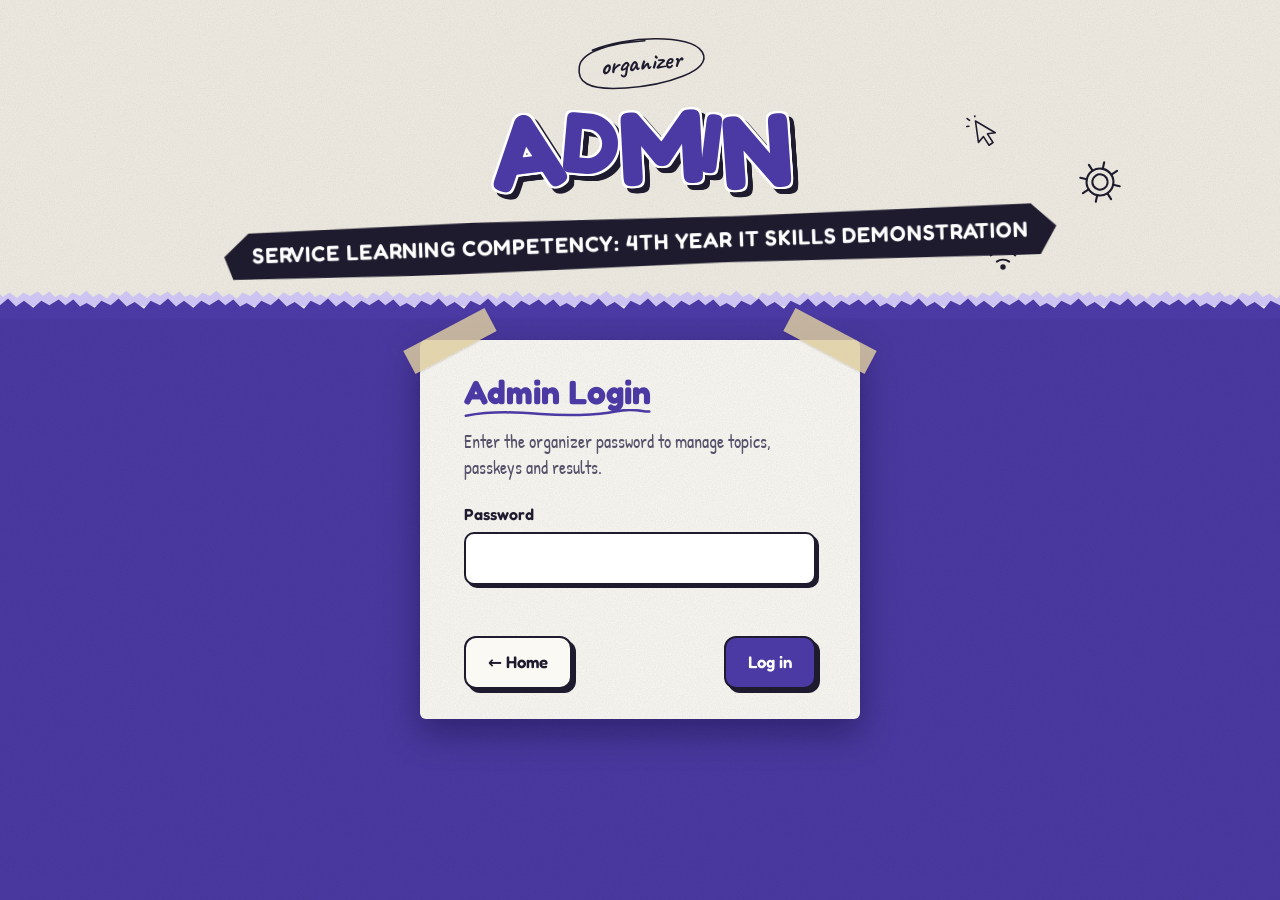
<file: admin.html>
<!DOCTYPE html>
<html lang="en">
<head>
  <meta charset="UTF-8">
  <meta name="viewport" content="width=device-width, initial-scale=1.0">
  <meta name="theme-color" content="#4b3aa3">
  <meta name="robots" content="noindex, nofollow">
  <title>Admin – Post-Event Evaluation</title>
  <link rel="preconnect" href="https://fonts.googleapis.com">
  <link rel="preconnect" href="https://fonts.gstatic.com" crossorigin>
  <link href="https://fonts.googleapis.com/css2?family=Caveat:wght@700&family=Fredoka:wght@400;500;600;700&family=Patrick+Hand&display=swap" rel="stylesheet">
  <link rel="stylesheet" href="css/style.css">
</head>
<body>
  <header class="hero" style="padding-bottom:48px">
    <svg class="doodle d-gear" viewBox="0 0 50 50" aria-hidden="true"><circle cx="25" cy="25" r="8"/><path d="M25 4v7M25 39v7M4 25h7M39 25h7M10 10l5 5M35 35l5 5M40 10l-5 5M15 35l-5 5"/><circle cx="25" cy="25" r="14"/></svg>
    <svg class="doodle d-cursor" viewBox="0 0 50 50" aria-hidden="true"><path d="M14 8v30l8-7 6 13 6-3-6-13h11z"/><path d="M6 6l-3-3M14 2V0M4 14H1"/></svg>
    <svg class="doodle d-wifi" viewBox="0 0 50 40" aria-hidden="true"><path d="M4 14c12-11 30-11 42 0M11 21c8-7 20-7 28 0M18 28c4-3 10-3 14 0"/><circle cx="25" cy="34" r="2" class="dot"/></svg>
    <div class="kicker">organizer</div>
    <h1 class="big-title" aria-label="Admin">
      <span aria-hidden="true" style="--r:-7deg;--y:4px">A</span><span aria-hidden="true" style="--r:5deg;--y:-10px;--s:.82em">D</span><span aria-hidden="true" style="--r:-3deg">M</span><span aria-hidden="true" style="--r:7deg;--y:-12px;--s:.8em">I</span><span aria-hidden="true" style="--r:-4deg;--y:4px">N</span>
    </h1>
    <div class="brush-tag" id="eventTitle">Dashboard</div>
  </header>

  <main class="band" id="band">
    <!-- Login -->
    <div class="band-inner" id="loginView">
      <div id="demoNotice" class="sticky-note hidden"><b>Demo mode:</b> the password is <b>admin</b>.</div>
      <form class="paper-card login-card view" id="loginForm">
        <span class="tape tl" aria-hidden="true"></span><span class="tape tr" aria-hidden="true"></span>
        <h2 class="card-title">Admin Login</h2>
        <p class="card-sub">Enter the organizer password to manage topics, passkeys and results.</p>
        <div class="field">
          <label for="adminKey">Password</label>
          <input type="password" id="adminKey" autocomplete="current-password" required>
        </div>
        <p id="loginError" class="error" role="alert"></p>
        <div class="actions">
          <a class="btn light" href="index.html">← Home</a>
          <button class="btn" type="submit" id="loginBtn">Log in</button>
        </div>
      </form>
    </div>

    <!-- Dashboard -->
    <div class="band-inner wide hidden" id="dashView">
      <div class="admin-top">
        <h2 class="band-heading">Dashboard</h2>
        <div class="btns">
          <a class="btn light small" href="index.html" target="_blank" rel="noopener">Open participant page ↗</a>
          <button class="btn light small" id="refreshBtn">↻ Refresh</button>
          <button class="btn light small" id="logoutBtn">Log out</button>
        </div>
      </div>

      <!-- Topic picker + open/closed -->
      <section class="paper-card topic-panel">
        <span class="tape tl" aria-hidden="true"></span>
        <div class="topic-row">
          <div class="field topic-select-field">
            <label for="topicSelect">Topic</label>
            <select id="topicSelect"></select>
          </div>
          <div class="topic-switch" id="topicSwitchWrap">
            <label class="switch">
              <input type="checkbox" id="topicOpen">
              <span class="track" aria-hidden="true"></span>
              <span id="openLabel">Evaluation closed</span>
            </label>
            <p class="muted switch-hint">Only affects this topic. Participants can't use passkeys for a closed topic.</p>
          </div>
        </div>
        <div class="topic-overview" id="topicOverview" aria-label="All topics"></div>
      </section>

      <div class="stats" id="stats"></div>

      <div class="two-col">
        <!-- Passkeys -->
        <section class="paper-card" id="keysCard">
          <h2 class="card-title">Passkeys</h2>
          <p class="card-sub">Give one passkey to each participant, only for this topic. It's used <b>before</b> the demo (pre-evaluation) and <b>after</b> (post-evaluation &amp; certificate).</p>
          <div class="key-stats" id="keyStats"></div>
          <form class="key-gen" id="genForm">
            <label for="genCount">Generate</label>
            <input type="number" id="genCount" min="1" value="20" inputmode="numeric">
            <span>new keys</span>
            <button class="btn small" type="submit" id="genBtn">+ Generate</button>
          </form>
          <div class="key-actions">
            <button class="btn yellow small" type="button" id="printKeysBtn">🖨 Print unused keys</button>
            <button class="btn light small" type="button" id="keysCsvBtn">⬇ Keys CSV</button>
            <label class="check"><input type="checkbox" id="showUsed"> Show finished keys</label>
          </div>
          <div class="key-grid" id="keyGrid"></div>
        </section>

        <!-- Tally -->
        <section class="paper-card">
          <h2 class="card-title">Attendees Tally</h2>
          <p class="card-sub" id="tallySub"></p>
          <h3 class="tally-title">By College</h3>
          <div class="hbars" id="byCollege"></div>
          <h3 class="tally-title">By Year Level</h3>
          <div class="hbars" id="byYear"></div>
        </section>
      </div>

      <!-- Pre-evaluation -->
      <section class="paper-card">
        <h2 class="card-title">Pre-Evaluation</h2>
        <p class="card-sub">Before the demo: what participants already knew. Average per statement (5 = Strongly Agree)</p>
        <div id="preSummary"></div>
        <div class="toolbar" style="margin-top:18px">
          <input type="search" id="preSearch" placeholder="Search name, email, college, passkey…" aria-label="Search pre-evaluations">
          <button class="btn yellow small" id="preCsvBtn" type="button">⬇ Download CSV (Excel)</button>
        </div>
        <p class="muted" id="preCountLabel" style="margin:0 0 8px"></p>
        <div class="table-wrap"><table id="preTable"></table></div>
      </section>

      <section class="paper-card">
        <h2 class="card-title">Post-Evaluation Summary</h2>
        <p class="card-sub">After the demo: average score per question (5 = Strongly Agree)</p>
        <div id="summary"></div>
      </section>

      <!-- Table -->
      <section class="paper-card">
        <h2 class="card-title">Post-Evaluation Responses</h2>
        <div class="toolbar" style="margin-top:12px">
          <input type="search" id="search" placeholder="Search name, email, college, passkey…" aria-label="Search responses">
          <button class="btn yellow small" id="csvBtn" type="button">⬇ Download CSV (Excel)</button>
          <button class="btn light small" id="jsonBtn" type="button">⬇ JSON</button>
        </div>
        <p class="muted" id="countLabel" style="margin:0 0 8px"></p>
        <div class="table-wrap"><table id="table"></table></div>
      </section>

      <!-- Danger zone -->
      <section class="paper-card danger-zone">
        <h2 class="card-title">Clear Data</h2>
        <p class="card-sub">After testing, wipe the test responses and passkeys so the real event starts fresh. This can't be undone.</p>
        <button class="btn danger" type="button" id="clearBtn">🗑 Clear data…</button>
      </section>
    </div>
  </main>

  <div class="toast" id="toast" role="status" aria-live="polite"></div>
  <div class="chart-tip hidden" id="chartTip" role="tooltip"></div>

  <!-- Clear data confirmation -->
  <dialog class="confirm-dialog" id="clearDialog" aria-labelledby="clearTitle">
    <form method="dialog" id="clearForm">
      <h2 class="card-title" id="clearTitle">Clear data?</h2>
      <fieldset class="clear-scope">
        <legend>What should be deleted?</legend>
        <label class="radio"><input type="radio" name="clearScope" value="topic" checked> <span>This topic only: <b id="clearTopicName"></b></span></label>
        <label class="radio"><input type="radio" name="clearScope" value="*"> <span><b>Everything</b> (all topics)</span></label>
      </fieldset>
      <p class="clear-summary" id="clearSummary"></p>
      <button class="btn light small" type="button" id="clearBackupBtn">⬇ Download a backup first (CSV)</button>
      <div class="field" style="margin-top:16px">
        <label for="clearConfirm">Type <b>DELETE</b> to confirm</label>
        <input type="text" id="clearConfirm" autocomplete="off" autocapitalize="characters" spellcheck="false" placeholder="DELETE">
      </div>
      <p class="error" id="clearError" role="alert"></p>
      <div class="actions">
        <button class="btn light" type="button" id="clearCancel">Cancel</button>
        <button class="btn danger" type="button" id="clearGo" disabled>Delete permanently</button>
      </div>
    </form>
  </dialog>

  <script src="config.js"></script>
  <script src="js/api.js"></script>
  <script src="js/admin.js"></script>
</body>
</html>
</file>
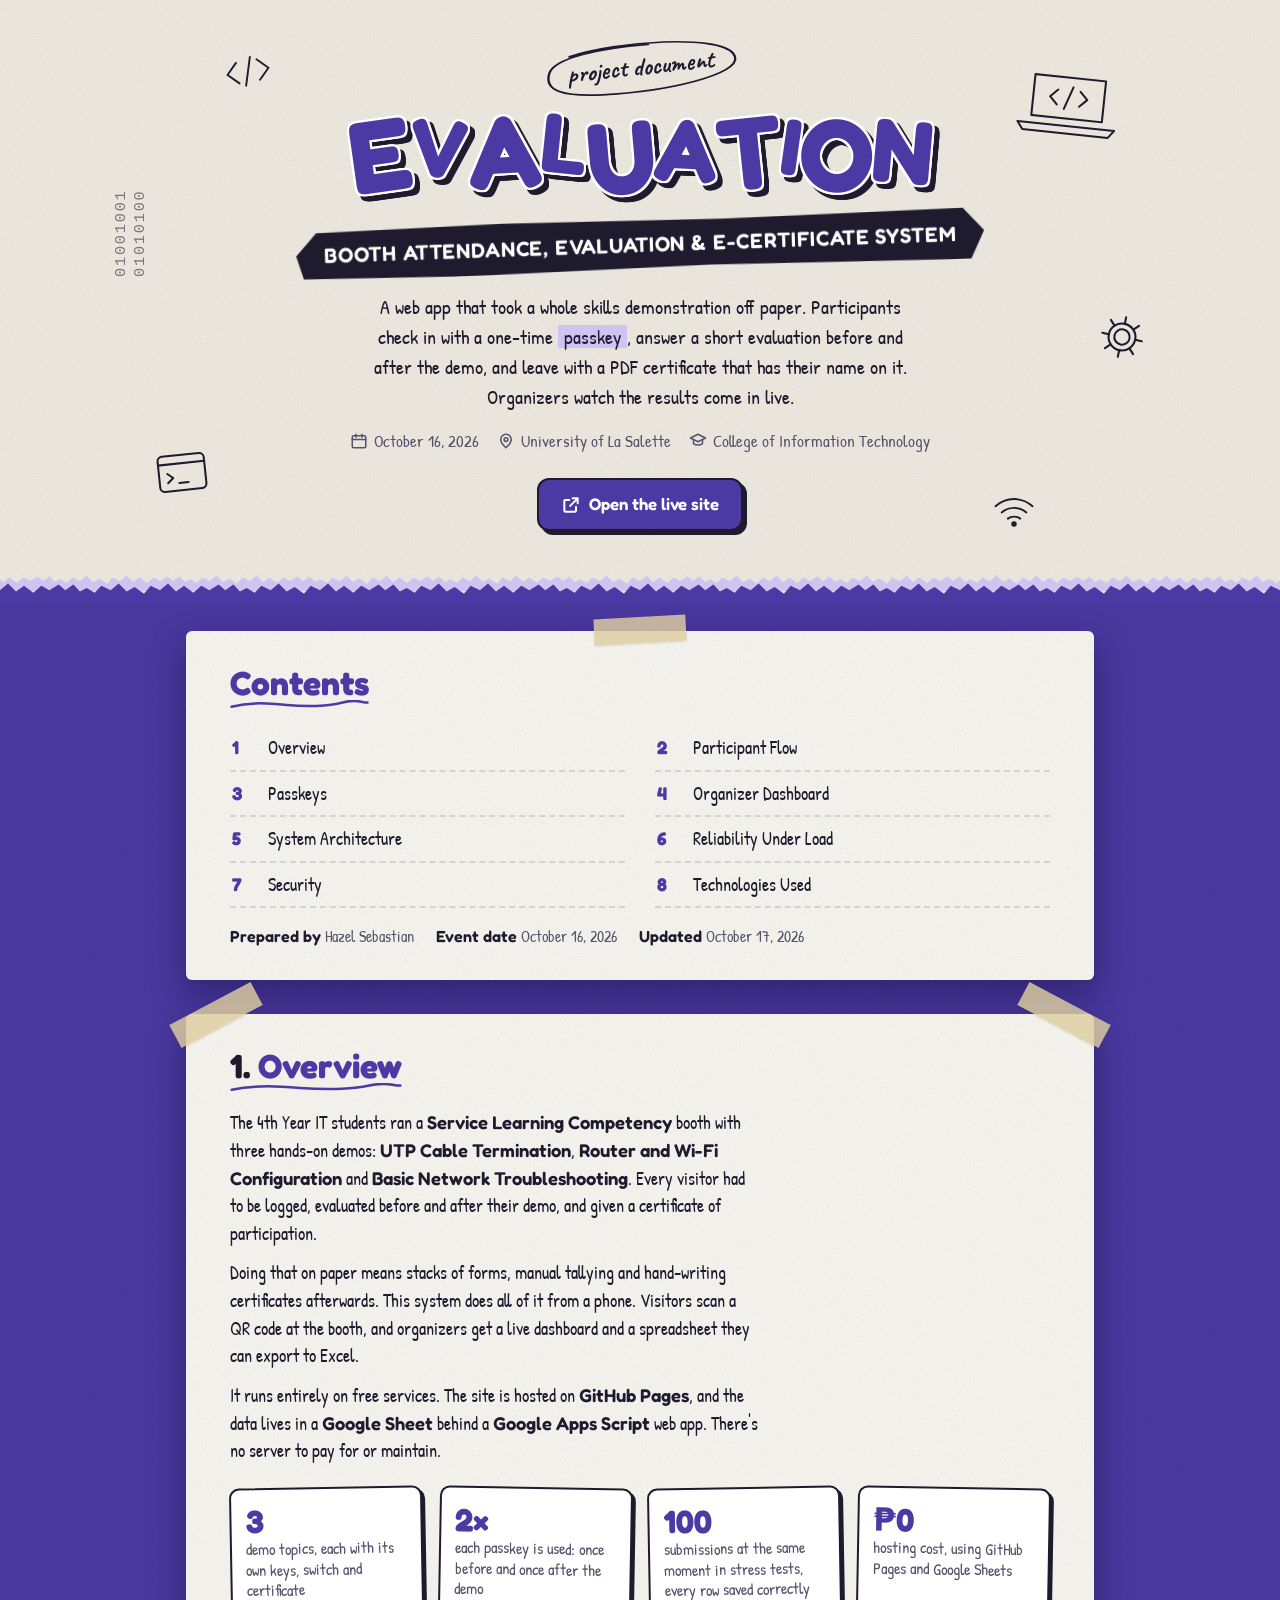
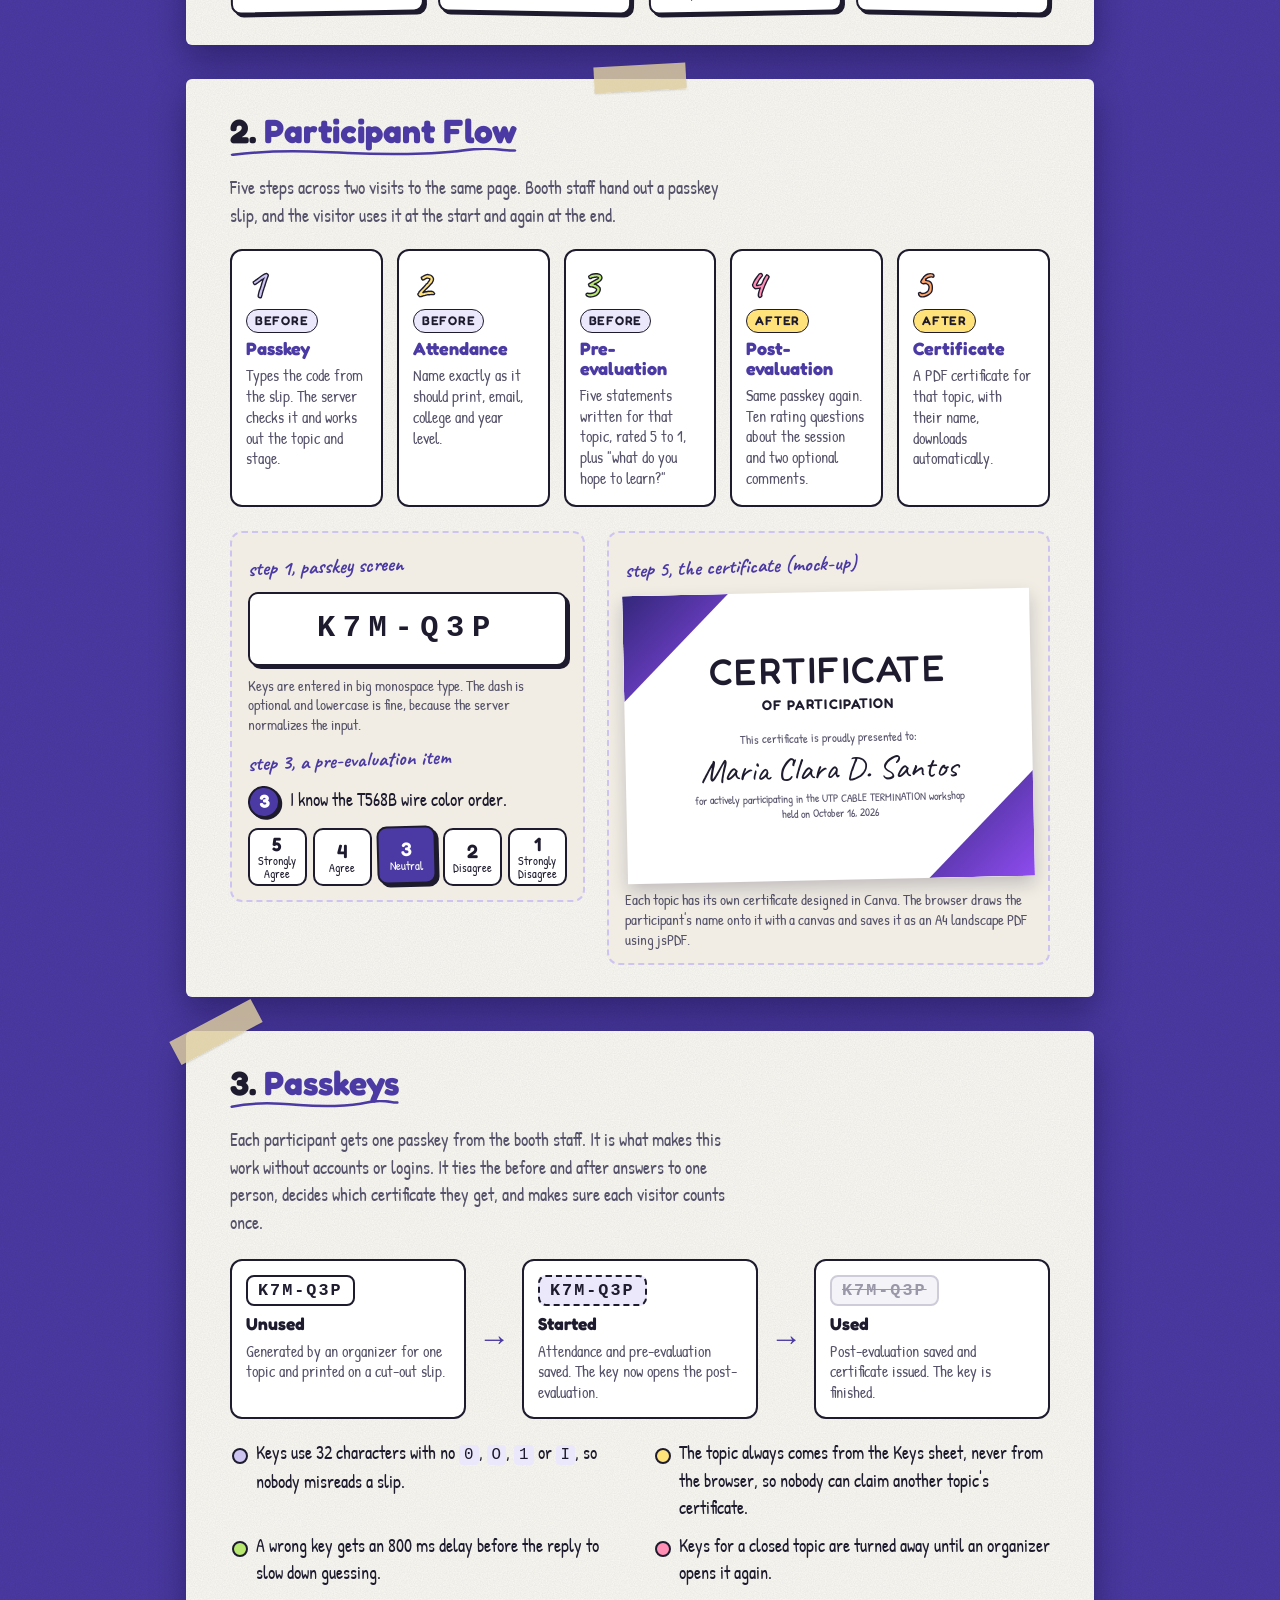
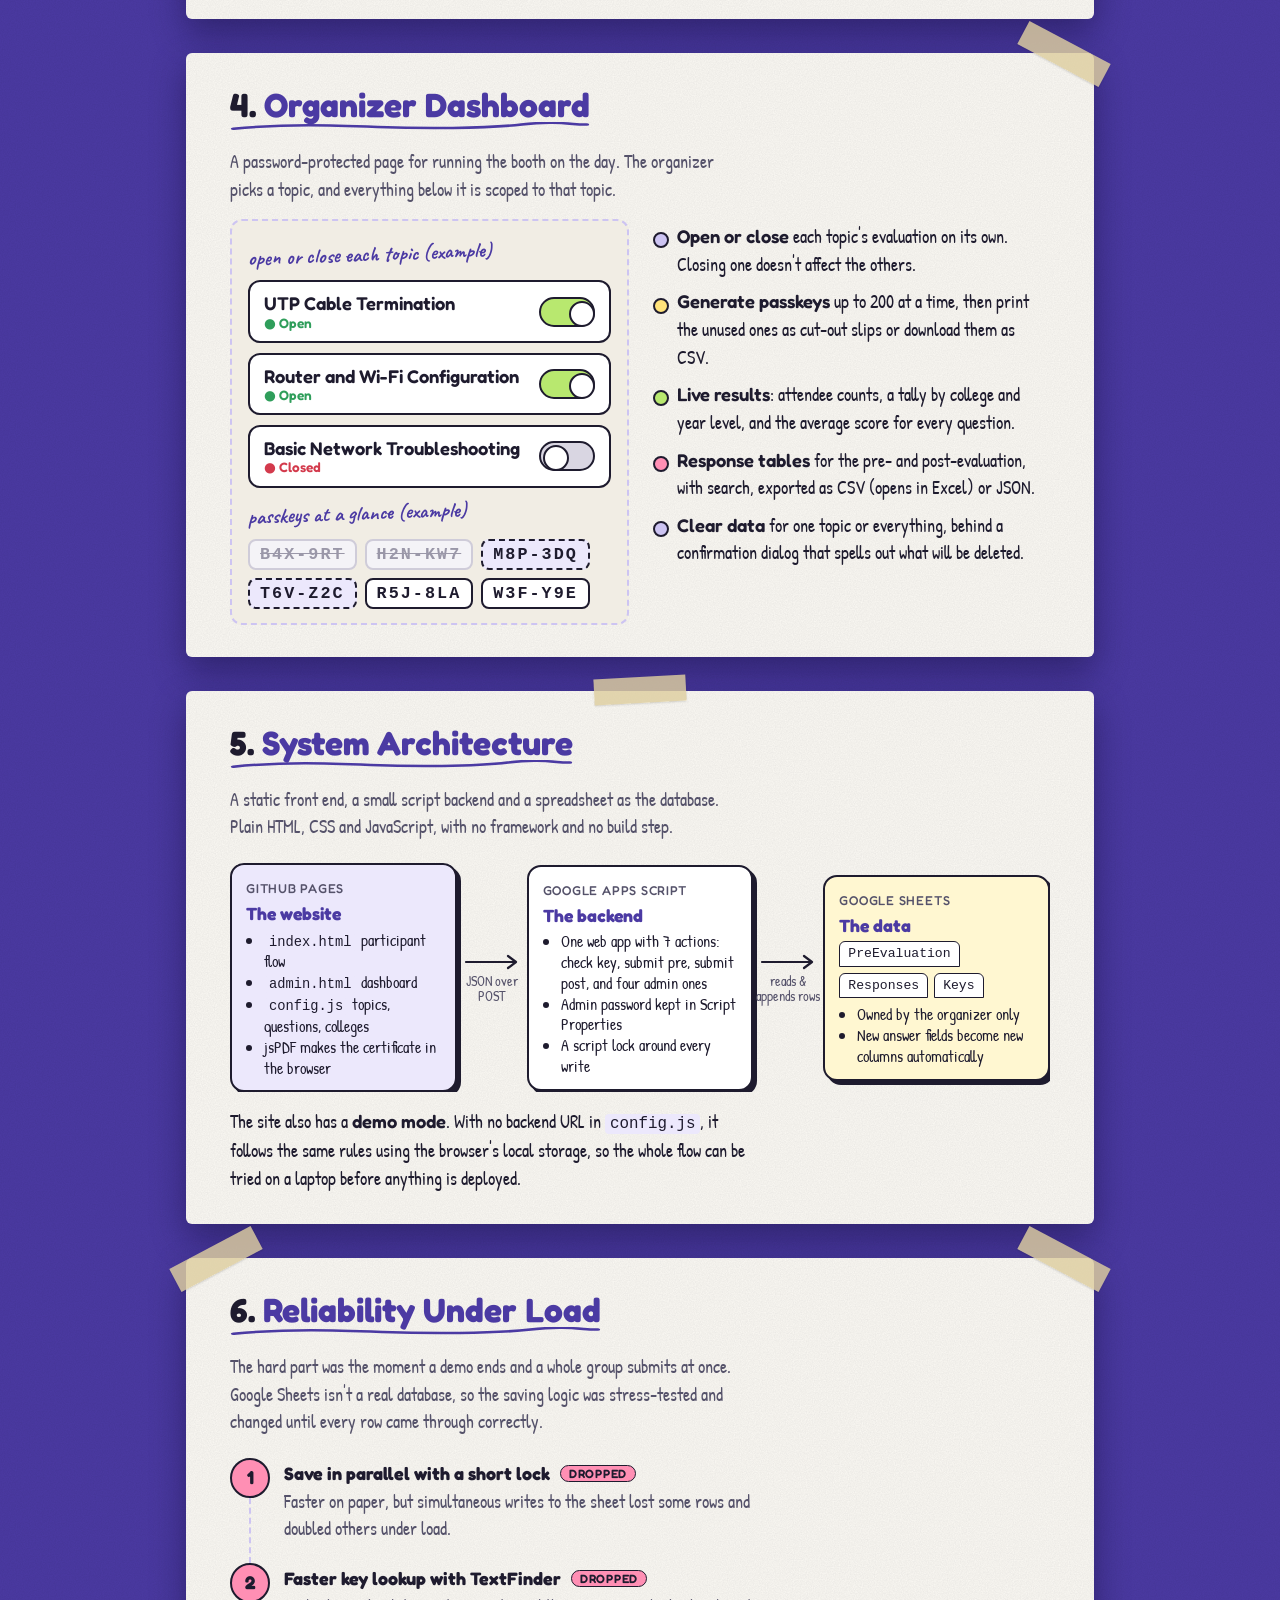
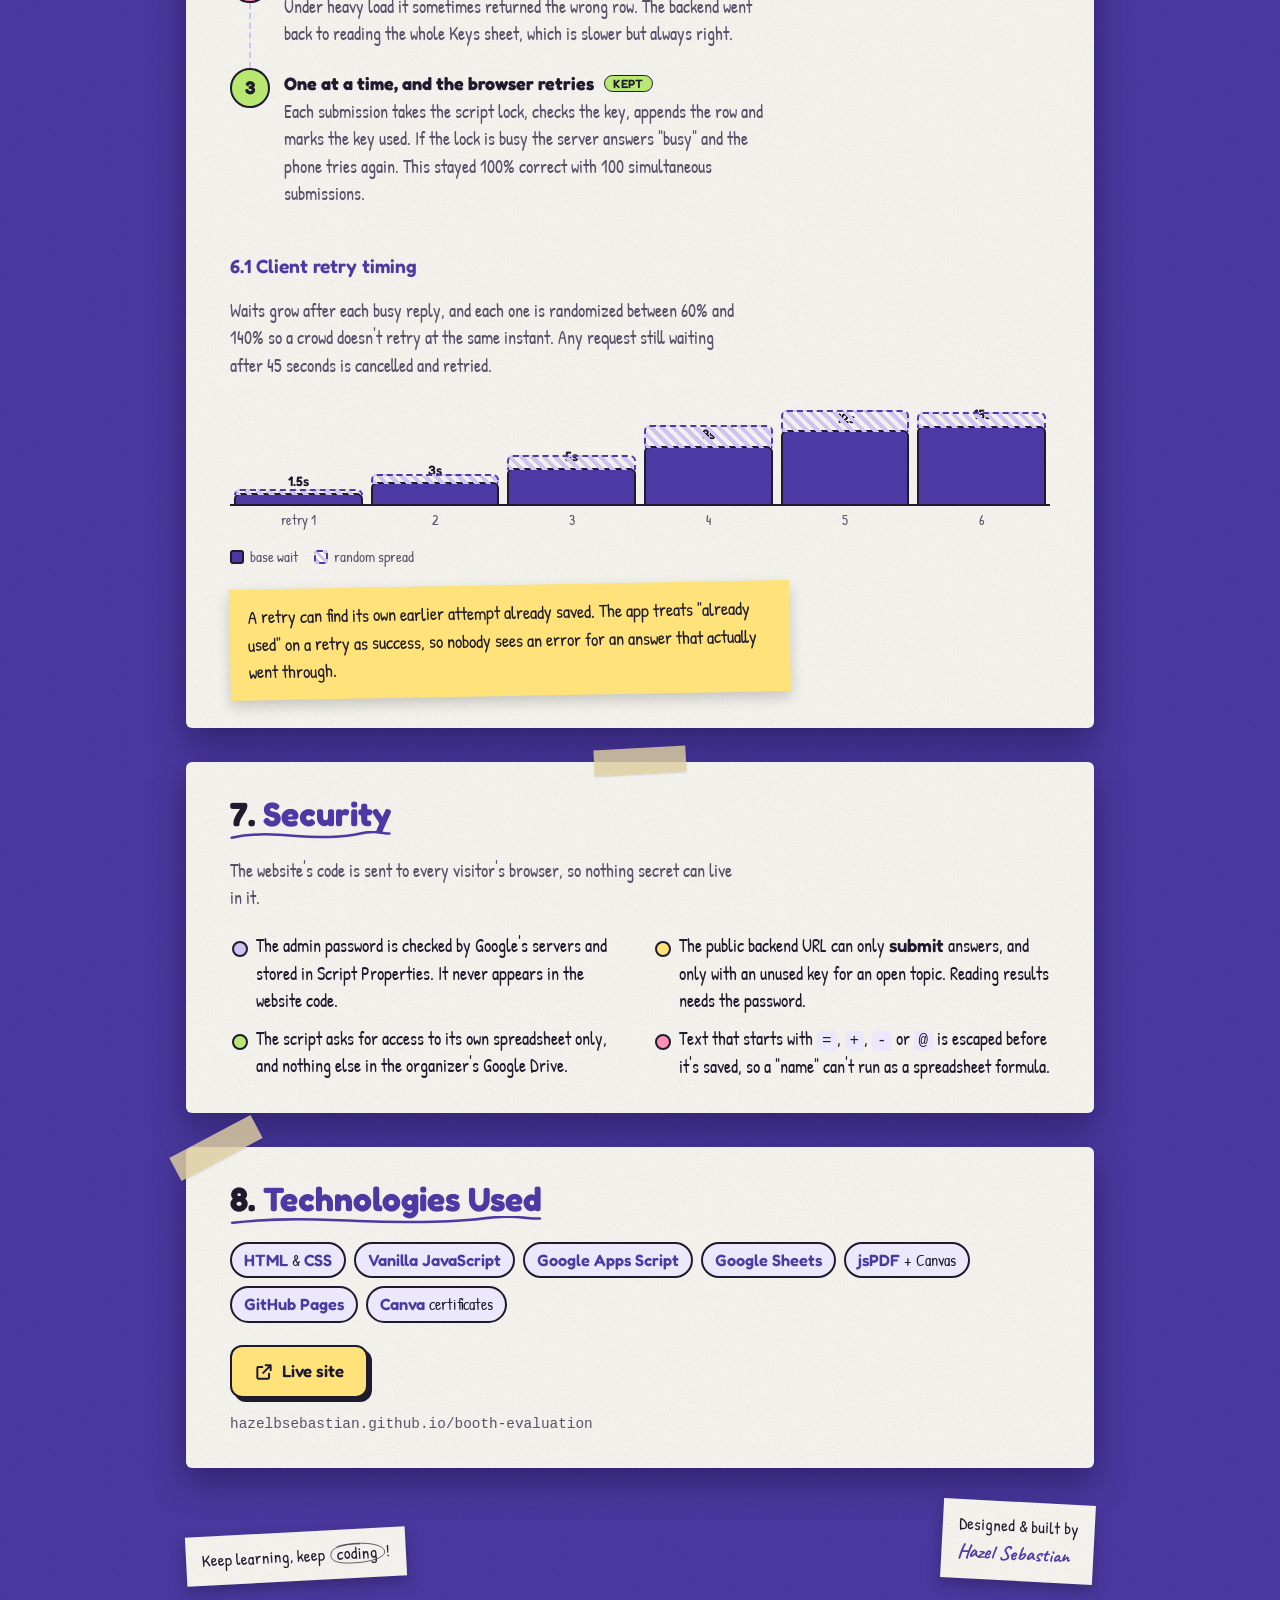
<file: project.html>
<!DOCTYPE html>
<html lang="en">
<head>
<meta charset="UTF-8">
<meta name="viewport" content="width=device-width, initial-scale=1.0, viewport-fit=cover">
<meta name="theme-color" content="#4b3aa3">
<title>Booth Evaluation System</title>
<meta name="description" content="Project document for a passkey-based attendance, evaluation and e-certificate system built for a 4th Year IT Skills Demonstration.">
<link rel="preconnect" href="https://fonts.googleapis.com">
<link rel="preconnect" href="https://fonts.gstatic.com" crossorigin>
<link href="https://fonts.googleapis.com/css2?family=Caveat:wght@700&family=Fredoka:wght@400;500;600;700&family=Patrick+Hand&display=swap" rel="stylesheet">
<style>
/* Layout: the system's own scrapbook look. Paper hero, then a torn purple band holding taped paper cards.
   Single light theme on purpose, same as the live system. */
:root {
  --paper: #f1ede4;
  --paper-2: #fbf9f4;
  --white: #ffffff;
  --ink: #1e1b2e;
  --ink-soft: #55526a;
  --purple: #4b3aa3;
  --purple-dark: #33277a;
  --lavender: #cdc4f2;
  --lavender-soft: #ece8fc;
  --tape: rgba(222, 207, 160, .82);
  --yellow: #ffe27a;
  --pink: #ff8fb4;
  --green: #b8e86f;
  --orange: #ffa66b;
  --danger: #d33a4c;
  --success: #2f9e5b;
  --muted-key: #9a97a8;
  color-scheme: light;

  --font-display: "Fredoka", "Segoe UI", system-ui, sans-serif;
  --font-hand: "Patrick Hand", "Segoe Print", "Comic Sans MS", cursive;
  --font-script: "Caveat", "Segoe Script", cursive;
  --font-mono: "Consolas", "Courier New", monospace;

  --gutter-l: max(16px, env(safe-area-inset-left, 0px));
  --gutter-r: max(16px, env(safe-area-inset-right, 0px));

  --grain: url("data:image/svg+xml;utf8,<svg xmlns='http://www.w3.org/2000/svg' width='220' height='220'><filter id='n'><feTurbulence type='fractalNoise' baseFrequency='.85' numOctaves='2' stitchTiles='stitch'/><feColorMatrix values='0 0 0 0 0 0 0 0 0 0 0 0 0 0 0 0 0 0 .07 0'/></filter><rect width='100%' height='100%' filter='url(%23n)'/></svg>");
  --torn: url("data:image/svg+xml;utf8,<svg xmlns='http://www.w3.org/2000/svg' viewBox='0 0 120 20' preserveAspectRatio='none'><path d='M-2 22V10H0L5 7 11 11 16 5 23 9 29 3 35 10 41 6 48 12 53 5 60 9 66 3 72 10 78 5 85 11 91 5 97 9 104 4 109 9 115 4 120 10H122V22z'/></svg>");
  --scribble: url("data:image/svg+xml;utf8,<svg xmlns='http://www.w3.org/2000/svg' viewBox='0 0 200 12' preserveAspectRatio='none'><path d='M2 8c30-6 55-4 80-2s60 2 80-3 30 1 36 0' fill='none' stroke='%234b3aa3' stroke-width='3' stroke-linecap='round'/></svg>");
  --scribble-white: url("data:image/svg+xml;utf8,<svg xmlns='http://www.w3.org/2000/svg' viewBox='0 0 200 12' preserveAspectRatio='none'><path d='M2 8c30-6 55-4 80-2s60 2 80-3 30 1 36 0' fill='none' stroke='white' stroke-width='3' stroke-linecap='round'/></svg>");
  --ellipse: url("data:image/svg+xml;utf8,<svg xmlns='http://www.w3.org/2000/svg' viewBox='0 0 200 80' preserveAspectRatio='none'><path d='M30 14C80-2 180 4 194 34s-60 44-120 42S2 58 8 36 60 6 110 8' fill='none' stroke='%231e1b2e' stroke-width='2.4' stroke-linecap='round'/></svg>");
}

* { box-sizing: border-box; }
body {
  margin: 0;
  font-family: var(--font-hand);
  font-size: 1.15rem;
  line-height: 1.5;
  color: var(--ink);
  background: var(--paper) var(--grain);
  overflow-x: hidden;
}
h1, h2, h3 { font-family: var(--font-display); line-height: 1.1; text-wrap: balance; }
p { margin: 0; }
a { color: var(--purple); }
b, strong { font-family: var(--font-display); font-weight: 600; }
code { font-family: var(--font-mono); font-size: .86em; background: var(--lavender-soft); padding: 1px 5px; border-radius: 4px; }
.muted { color: var(--ink-soft); }
:focus-visible { outline: 3px solid var(--yellow); outline-offset: 3px; }

/* ---------- Hero ---------- */
.hero {
  position: relative;
  max-width: 1100px;
  margin: 0 auto;
  padding-block: 40px 70px;
  padding-left: var(--gutter-l);
  padding-right: var(--gutter-r);
  text-align: center;
}
.kicker {
  display: inline-block;
  font-family: var(--font-script);
  font-weight: 700;
  font-size: 1.6rem;
  padding: 8px 26px;
  background: var(--ellipse) center / 100% 100% no-repeat;
  transform: rotate(-6deg);
  margin-bottom: 4px;
}
.big-title {
  margin: 0;
  font-size: clamp(2rem, 8.8vw, 6.4rem);
  font-weight: 700;
  color: var(--purple);
  letter-spacing: -.01em;
  line-height: 1;
  filter:
    drop-shadow(2px 0 0 var(--white)) drop-shadow(-2px 0 0 var(--white))
    drop-shadow(0 2px 0 var(--white)) drop-shadow(0 -2px 0 var(--white))
    drop-shadow(5px 5px 0 var(--ink));
}
.big-title span { display: inline-block; transform: translateY(var(--y, 0)) rotate(var(--r, 0deg)); font-size: var(--s, 1em); }
.brush-tag {
  display: inline-block;
  margin-top: 18px;
  max-width: 100%;
  padding: 10px 28px;
  background: var(--ink);
  color: var(--white);
  font-family: var(--font-display);
  font-weight: 600;
  font-size: clamp(.95rem, 3.2vw, 1.3rem);
  text-transform: uppercase;
  letter-spacing: .04em;
  transform: rotate(-2deg);
  clip-path: polygon(3% 6%, 30% 0, 62% 5%, 97% 0, 100% 45%, 98% 100%, 60% 94%, 25% 100%, 1% 95%, 0 50%);
}
.lede { max-width: 60ch; margin: 22px auto 0; font-size: 1.25rem; }
.event-meta { display: flex; justify-content: center; flex-wrap: wrap; gap: 6px 18px; margin-top: 16px; color: var(--ink-soft); font-size: 1.08rem; }
.event-meta span { display: inline-flex; align-items: center; gap: 6px; }
.event-meta svg { width: 18px; height: 18px; flex: none; fill: none; stroke: currentColor; stroke-width: 2; stroke-linecap: round; stroke-linejoin: round; }
.hero-links { display: flex; justify-content: center; gap: 14px; flex-wrap: wrap; margin-top: 24px; }

.doodle { position: absolute; fill: none; stroke: var(--ink); stroke-width: 2.2; stroke-linecap: round; stroke-linejoin: round; pointer-events: none; }
.doodle .dot { fill: var(--ink); }
.doodle-text { position: absolute; font-family: var(--font-mono); font-size: .95rem; line-height: 1.25; letter-spacing: .12em; color: var(--ink); opacity: .55; pointer-events: none; }
.d-laptop { width: 112px; top: 12%; right: 6%; transform: rotate(6deg); }
.d-gear   { width: 48px; top: 52%; right: 4%; transform: rotate(12deg); }
.d-code   { width: 52px; top: 9%; left: 12%; transform: rotate(-10deg); }
.d-wifi   { width: 44px; bottom: 12%; right: 14%; }
.d-term   { width: 52px; bottom: 18%; left: 6%; transform: rotate(-6deg); }
.d-binary { top: 46%; left: 2%; transform: rotate(-90deg); transform-origin: left top; }
@media (max-width: 860px) {
  .d-laptop, .d-term, .d-binary, .d-gear { display: none; }
  .d-code { width: 36px; top: 2%; left: 4%; }
  .d-wifi { width: 30px; bottom: 4%; right: 6%; }
}

/* ---------- Buttons ---------- */
.btn {
  display: inline-flex; align-items: center; justify-content: center; gap: 8px;
  padding: 12px 22px;
  font-family: var(--font-display); font-weight: 600; font-size: 1.05rem;
  color: var(--white); background: var(--purple);
  border: 2px solid var(--ink); border-radius: 12px;
  box-shadow: 4px 4px 0 var(--ink);
  text-decoration: none;
  transition: transform .12s, box-shadow .12s, background .15s;
}
.btn:hover { background: var(--purple-dark); transform: translate(-1px, -1px); box-shadow: 5px 5px 0 var(--ink); }
.btn:active { transform: translate(3px, 3px); box-shadow: 1px 1px 0 var(--ink); }
.btn.light { background: var(--paper-2); color: var(--ink); }
.btn.light:hover { background: var(--white); }
.btn.yellow { background: var(--yellow); color: var(--ink); }
.btn svg { width: 20px; height: 20px; fill: none; stroke: currentColor; stroke-width: 2.4; stroke-linecap: round; stroke-linejoin: round; }

/* ---------- Purple band ---------- */
.band { position: relative; background: var(--purple) var(--grain); color: var(--white); padding-block: 30px 46px; }
.band::before, .band::after {
  content: ""; position: absolute; left: 0; right: 0; height: 22px;
  -webkit-mask: var(--torn) repeat-x bottom / 160px 100%;
          mask: var(--torn) repeat-x bottom / 160px 100%;
}
.band::before { top: -21px; height: 23px; background: var(--purple); }
.band::after  { top: -28px; height: 18px; background: var(--lavender); z-index: -1; -webkit-mask-size: 130px 100%; mask-size: 130px 100%; }
.band-inner { max-width: 940px; margin: 0 auto; padding-left: var(--gutter-l); padding-right: var(--gutter-r); display: flex; flex-direction: column; gap: 34px; }

.band-heading { text-align: center; font-size: clamp(1.7rem, 5vw, 2.3rem); margin: 6px 0 0; color: var(--white); }
.band-heading::after { content: ""; display: block; width: 180px; height: 10px; margin: 6px auto 0; background: var(--scribble-white) center / 100% 100% no-repeat; }

/* ---------- Paper cards ---------- */
.paper-card {
  position: relative;
  min-width: 0;
  background: var(--paper-2) var(--grain);
  color: var(--ink);
  border-radius: 6px;
  padding: 34px clamp(18px, 5vw, 44px) 32px;
  box-shadow: 0 14px 34px rgba(10, 6, 40, .4);
  display: flex; flex-direction: column; gap: 16px;
}
.card-title {
  align-self: flex-start;
  margin: 0;
  font-size: clamp(1.6rem, 5vw, 2.1rem);
  color: var(--purple);
  padding-bottom: 8px;
  background: var(--scribble) left bottom / 100% 10px no-repeat;
}
.card-sub { color: var(--ink-soft); max-width: 64ch; }
.prose { display: flex; flex-direction: column; gap: 12px; max-width: 66ch; }
.highlight {
  background: linear-gradient(transparent 12%, var(--lavender) 12%, var(--lavender) 88%, transparent 88%);
  padding: 2px 6px;
  -webkit-box-decoration-break: clone; box-decoration-break: clone;
}
.section-label { font-family: var(--font-display); font-weight: 600; font-size: 1.2rem; color: var(--purple); margin-top: 8px; }

.tape { position: absolute; width: 92px; height: 26px; background: var(--tape); box-shadow: 0 1px 2px rgba(0, 0, 0, .12); z-index: 2; }
.tape.tl { top: -12px; left: -16px; transform: rotate(-28deg); }
.tape.tr { top: -12px; right: -16px; transform: rotate(28deg); }
.tape.tc { top: -14px; left: 50%; transform: translateX(-50%) rotate(-3deg); }

/* ---------- Stat tiles ---------- */
.stats { display: grid; grid-template-columns: repeat(4, 1fr); gap: 16px; margin-top: 6px; }
.stat {
  background: var(--white);
  border: 2px solid var(--ink);
  border-radius: 10px;
  padding: 14px 14px 12px;
  box-shadow: 3px 3px 0 var(--ink);
}
.stat:nth-child(odd) { transform: rotate(-1deg); }
.stat:nth-child(even) { transform: rotate(1deg); }
.stat .num { font-family: var(--font-display); font-weight: 700; font-size: 2rem; color: var(--purple); line-height: 1.1; font-variant-numeric: tabular-nums; }
.stat .lbl { color: var(--ink-soft); line-height: 1.25; font-size: 1.02rem; }

/* ---------- Steps ---------- */
.steps { list-style: none; padding: 0; margin: 4px 0 0; display: grid; grid-template-columns: repeat(5, 1fr); gap: 14px; }
.steps li {
  display: flex; flex-direction: column; gap: 6px;
  min-width: 0;
  padding: 14px 14px 16px;
  background: var(--white);
  border: 2px solid var(--ink);
  border-radius: 12px;
}
.steps .num {
  font-family: var(--font-script); font-weight: 700; font-size: 2.6rem; line-height: .9;
  color: var(--c); -webkit-text-stroke: 1.4px var(--ink);
}
.steps li:nth-child(1) { --c: var(--lavender); }
.steps li:nth-child(2) { --c: var(--yellow); }
.steps li:nth-child(3) { --c: var(--green); }
.steps li:nth-child(4) { --c: var(--pink); }
.steps li:nth-child(5) { --c: var(--orange); }
.steps h3 { margin: 0; font-size: 1.12rem; color: var(--purple); }
.steps p { font-size: 1rem; line-height: 1.3; color: var(--ink-soft); }
.when { display: inline-block; align-self: flex-start; font-family: var(--font-display); font-weight: 600; font-size: .78rem; text-transform: uppercase; letter-spacing: .06em; padding: 2px 8px; border-radius: 999px; border: 1.5px solid var(--ink); }
.when.before { background: var(--lavender-soft); }
.when.after { background: var(--yellow); }

/* ---------- Mock screens ---------- */
.mocks { display: grid; grid-template-columns: 1fr 1.25fr; gap: 22px; align-items: start; margin-top: 8px; }
.mock {
  min-width: 0;
  background: var(--paper);
  border: 2px dashed var(--lavender);
  border-radius: 12px;
  padding: 18px 16px 14px;
  display: flex; flex-direction: column; gap: 10px;
}
.mock-cap { font-family: var(--font-script); font-weight: 700; font-size: 1.3rem; color: var(--purple); transform: rotate(-2deg); align-self: flex-start; }
.passkey-input {
  text-align: center;
  font-family: var(--font-mono); font-size: 1.9rem; font-weight: 700; letter-spacing: .25em;
  padding: 12px 10px;
  background: var(--white);
  border: 2px solid var(--ink); border-radius: 10px;
  box-shadow: 3px 3px 0 var(--ink);
}
.q-row { display: flex; gap: 10px; align-items: flex-start; }
.q-num { flex: none; display: grid; place-items: center; width: 32px; height: 32px; font-family: var(--font-display); font-weight: 700; color: var(--white); background: var(--purple); border: 2px solid var(--ink); border-radius: 50%; transform: rotate(-6deg); box-shadow: 2px 2px 0 var(--ink); }
.q-text { padding-top: 2px; line-height: 1.3; }
.likert { display: grid; grid-template-columns: repeat(5, 1fr); gap: 6px; }
.likert span {
  display: flex; flex-direction: column; align-items: center; justify-content: center;
  min-height: 52px; padding: 4px 2px;
  text-align: center; font-size: .78rem; line-height: 1.05;
  background: var(--white); border: 2px solid var(--ink); border-radius: 10px;
}
.likert b { font-size: 1.2rem; }
.likert .on { background: var(--purple); color: var(--white); box-shadow: 3px 3px 0 var(--ink); transform: translate(-1px, -2px) rotate(-1.5deg); }

/* mock certificate: drawn, not the real one (the real one carries signatures) */
.cert {
  position: relative;
  aspect-ratio: 297 / 210;
  max-width: 100%;
  background: var(--white);
  box-shadow: 0 8px 18px rgba(10, 6, 40, .2);
  transform: rotate(-1.2deg);
  display: flex; flex-direction: column; align-items: center; justify-content: center; gap: 2%;
  overflow: hidden;
  container-type: inline-size;
}
.cert::before, .cert::after { content: ""; position: absolute; width: 26%; aspect-ratio: 1; background: linear-gradient(135deg, var(--purple-dark), #8f4cf0); }
.cert::before { top: 0; left: 0; clip-path: polygon(0 0, 100% 0, 0 100%); }
.cert::after { bottom: 0; right: 0; clip-path: polygon(100% 0, 100% 100%, 0 100%); }
.cert .c1 { font-family: var(--font-display); font-weight: 500; font-size: 9cqi; letter-spacing: .04em; line-height: 1; }
.cert .c2 { font-family: var(--font-display); font-weight: 600; font-size: 3.4cqi; letter-spacing: .08em; }
.cert .c3 { font-size: 3cqi; color: var(--ink-soft); margin-top: 2%; }
.cert .c4 { font-family: var(--font-script); font-size: 8cqi; color: var(--ink); line-height: 1; }
.cert .c5 { font-size: 2.8cqi; color: var(--ink-soft); max-width: 70%; text-align: center; line-height: 1.25; }
.mock-note { font-size: .95rem; color: var(--ink-soft); line-height: 1.3; }

/* ---------- Passkey lifecycle ---------- */
.lifecycle { display: grid; grid-template-columns: 1fr auto 1fr auto 1fr; gap: 12px; align-items: stretch; margin-top: 6px; }
.life { display: flex; flex-direction: column; align-items: flex-start; gap: 8px; min-width: 0; padding: 14px; background: var(--white); border: 2px solid var(--ink); border-radius: 12px; }
.life h3 { margin: 0; font-size: 1.08rem; }
.life p { font-size: 1rem; line-height: 1.3; color: var(--ink-soft); }
.arrow { align-self: center; font-family: var(--font-script); font-weight: 700; font-size: 2rem; color: var(--purple); line-height: 1; }
.key-chip { padding: 4px 10px; font: 700 1.05rem var(--font-mono); letter-spacing: .12em; background: var(--white); border: 2px solid var(--ink); border-radius: 8px; }
.key-chip.started { background: var(--lavender-soft); border-style: dashed; }
.key-chip.used { color: var(--muted-key); border-color: #cfccd9; text-decoration: line-through; background: #f4f3f7; }

.facts { display: grid; grid-template-columns: 1fr 1fr; gap: 10px 26px; padding: 0; margin: 4px 0 0; list-style: none; }
.facts li { position: relative; padding-left: 26px; min-width: 0; }
.facts li::before { content: ""; position: absolute; left: 2px; top: .5em; width: 12px; height: 12px; border: 2px solid var(--ink); border-radius: 50%; background: var(--c, var(--lavender)); }
.facts li:nth-child(4n+2) { --c: var(--yellow); }
.facts li:nth-child(4n+3) { --c: var(--green); }
.facts li:nth-child(4n+4) { --c: var(--pink); }

/* ---------- Organizer ---------- */
.org-grid { display: grid; grid-template-columns: 1fr 1fr; gap: 22px; align-items: start; }
.topic-list { display: flex; flex-direction: column; gap: 10px; }
.topic-row { display: flex; align-items: center; justify-content: space-between; gap: 12px; padding: 10px 14px; background: var(--white); border: 2px solid var(--ink); border-radius: 12px; }
.topic-row .nm { font-family: var(--font-display); font-weight: 600; line-height: 1.2; min-width: 0; }
.topic-row .st { display: block; font-size: .85rem; }
.is-open { color: var(--success); }
.is-closed { color: var(--danger); }
.track { flex: none; position: relative; width: 56px; height: 30px; background: #d9d6e2; border: 2px solid var(--ink); border-radius: 999px; }
.track::after { content: ""; position: absolute; top: 2px; left: 2px; width: 22px; height: 22px; background: var(--white); border: 2px solid var(--ink); border-radius: 50%; }
.track.on { background: var(--green); }
.track.on::after { transform: translateX(26px); }
.key-grid { display: flex; flex-wrap: wrap; gap: 8px; }

/* ---------- Architecture diagram ---------- */
.arch-wrap { overflow-x: auto; margin-top: 6px; }
.arch { display: grid; grid-template-columns: 1fr 70px 1fr 70px 1fr; align-items: center; min-width: 0; }
.node { min-width: 0; padding: 14px 14px 12px; background: var(--white); border: 2.5px solid var(--ink); border-radius: 14px; box-shadow: 4px 4px 0 var(--ink); display: flex; flex-direction: column; gap: 6px; }
.node.purple { background: var(--lavender-soft); }
.node.yellow { background: #fff7d1; }
.node h3 { margin: 0; font-size: 1.1rem; color: var(--purple); }
.node .where { font-family: var(--font-display); font-weight: 500; font-size: .8rem; text-transform: uppercase; letter-spacing: .06em; color: var(--ink-soft); }
.node ul { margin: 0; padding-left: 18px; font-size: 1rem; line-height: 1.3; }
.link { display: flex; flex-direction: column; align-items: center; gap: 2px; font-size: .85rem; line-height: 1.1; text-align: center; color: var(--ink-soft); }
.link svg { width: 60px; height: 20px; fill: none; stroke: var(--ink); stroke-width: 2.2; stroke-linecap: round; stroke-linejoin: round; }
.tabs { display: flex; flex-wrap: wrap; gap: 6px; }
.tab { font-family: var(--font-mono); font-size: .82rem; padding: 2px 8px; background: var(--white); border: 1.5px solid var(--ink); border-radius: 6px 6px 0 0; }

/* ---------- Load story ---------- */
.story { list-style: none; margin: 6px 0 0; padding: 0; display: flex; flex-direction: column; gap: 0; }
.story li { position: relative; display: grid; grid-template-columns: 40px 1fr; gap: 14px; padding-bottom: 20px; }
.story li:not(:last-child)::before { content: ""; position: absolute; left: 19px; top: 40px; bottom: 0; border-left: 2.5px dashed var(--lavender); }
.story .dot { width: 40px; height: 40px; display: grid; place-items: center; font-family: var(--font-display); font-weight: 700; border: 2px solid var(--ink); border-radius: 50%; background: var(--white); }
.story .bad .dot { background: var(--pink); }
.story .good .dot { background: var(--green); }
.story h3 { margin: 6px 0 4px; font-size: 1.12rem; }
.story p { color: var(--ink-soft); max-width: 62ch; }
.tag { display: inline-block; margin-left: 6px; font-family: var(--font-display); font-weight: 600; font-size: .75rem; text-transform: uppercase; letter-spacing: .06em; padding: 1px 8px; border-radius: 999px; border: 1.5px solid var(--ink); vertical-align: 2px; }
.tag.no { background: var(--pink); }
.tag.yes { background: var(--green); }

.sticky-note { align-self: flex-start; max-width: 560px; padding: 14px 18px; color: var(--ink); background: var(--yellow); transform: rotate(-1deg); box-shadow: 0 6px 14px rgba(0, 0, 0, .18); }

.backoff { display: flex; align-items: flex-end; gap: 8px; height: 110px; padding: 0 4px; border-bottom: 2px solid var(--ink); }
.backoff .b { flex: 1; min-width: 0; display: flex; flex-direction: column; justify-content: flex-end; align-items: center; height: 100%; }
.backoff .bar { width: 100%; background: var(--purple); border: 2px solid var(--ink); border-bottom: none; border-radius: 6px 6px 0 0; position: relative; }
.backoff .bar::before { content: ""; position: absolute; left: -2px; right: -2px; bottom: 100%; height: var(--j); background: repeating-linear-gradient(45deg, var(--lavender) 0 4px, transparent 4px 8px); border: 2px dashed var(--purple); border-bottom: none; border-radius: 6px 6px 0 0; }
.backoff .v { font-family: var(--font-display); font-weight: 600; font-size: .85rem; margin-bottom: 2px; font-variant-numeric: tabular-nums; }
.backoff-labels { display: flex; gap: 8px; padding: 4px 4px 0; }
.backoff-labels span { flex: 1; text-align: center; font-size: .85rem; color: var(--ink-soft); }
.legend { display: flex; flex-wrap: wrap; gap: 6px 16px; font-size: .95rem; color: var(--ink-soft); }
.legend i { display: inline-block; width: 14px; height: 14px; margin-right: 6px; vertical-align: -2px; border: 2px solid var(--ink); border-radius: 3px; background: var(--purple); }
.legend i.j { background: repeating-linear-gradient(45deg, var(--lavender) 0 3px, var(--white) 3px 6px); border-style: dashed; border-color: var(--purple); }

/* ---------- Contents ---------- */
.toc { list-style: none; margin: 0; padding: 0; display: grid; grid-template-columns: 1fr 1fr; gap: 0 30px; }
.toc a { display: flex; align-items: baseline; gap: 10px; padding: 8px 2px; color: var(--ink); text-decoration: none; border-bottom: 2px dashed rgba(30, 27, 46, .14); }
.toc a:hover { color: var(--purple); background: var(--lavender-soft); }
.toc .n { flex: none; width: 1.4em; font-family: var(--font-display); font-weight: 700; color: var(--purple); font-variant-numeric: tabular-nums; }
.doc-info { display: flex; flex-wrap: wrap; gap: 6px 22px; font-size: 1rem; color: var(--ink-soft); }
.doc-info b { color: var(--ink); }
.sec-no { color: var(--ink); margin-right: .25em; }
@media (max-width: 560px) { .toc { grid-template-columns: 1fr; } }

/* ---------- Chips ---------- */
.chips { display: flex; flex-wrap: wrap; gap: 8px; }
.chip { padding: 4px 12px; font-size: 1.02rem; background: var(--lavender-soft); border: 2px solid var(--ink); border-radius: 999px; }
.chip b { color: var(--purple); }

.links-row { display: flex; flex-wrap: wrap; gap: 14px; margin-top: 6px; }
.url { font-family: var(--font-mono); font-size: .9rem; color: var(--ink-soft); word-break: break-all; }

/* ---------- Footer notes ---------- */
.band-footer { display: flex; justify-content: space-between; align-items: flex-end; gap: 16px; flex-wrap: wrap; }
.note { font-size: 1.05rem; color: var(--ink); background: var(--paper-2) var(--grain); padding: 12px 16px; max-width: 250px; box-shadow: 0 6px 14px rgba(0, 0, 0, .25); }
.note:first-child { transform: rotate(-3deg); }
.note:last-child { transform: rotate(3deg); }
.note .circled { padding: 0 8px; background: var(--ellipse) center / 100% 100% no-repeat; }
.note-from { display: block; font-family: var(--font-script); font-weight: 700; font-size: 1.25rem; color: var(--purple); }

/* ---------- Responsive ---------- */
@media (max-width: 860px) {
  .steps { grid-template-columns: 1fr 1fr; }
  .steps li:last-child { grid-column: 1 / -1; }
  .stats { grid-template-columns: 1fr 1fr; }
  .mocks, .org-grid { grid-template-columns: 1fr; }
  .lifecycle { grid-template-columns: 1fr; }
  .lifecycle .arrow { transform: rotate(90deg); justify-self: center; }
  .arch { grid-template-columns: 1fr; gap: 6px; }
  .arch .link { flex-direction: row; justify-content: center; gap: 8px; padding: 4px 0; }
  .arch .link svg { transform: rotate(90deg); width: 34px; height: 20px; }
}
@media (max-width: 560px) {
  body { font-size: 1.08rem; }
  .hero { padding-block: 22px 52px; }
  .kicker { font-size: 1.3rem; padding: 6px 20px; }
  .big-title { font-size: 11vw; }
  .big-title span { transform: translateY(calc(var(--y, 0px) / 3)) rotate(var(--r, 0deg)); font-size: 1em; }
  .brush-tag { padding: 8px 16px; }
  .lede { font-size: 1.12rem; }
  .paper-card { padding: 28px 16px 24px; }
  .tape { width: 70px; height: 22px; }
  .tape.tl { left: -6px; }
  .tape.tr { right: -6px; }
  .steps { grid-template-columns: 1fr; }
  .facts { grid-template-columns: 1fr; }
  .passkey-input { font-size: 1.5rem; letter-spacing: .18em; }
  .likert span { font-size: 0; min-height: 44px; }
  .likert b { font-size: 1.1rem; }
  .hero-links .btn, .links-row .btn { flex: 1 1 100%; }
}
@media (hover: none) { .btn:hover { transform: none; box-shadow: 4px 4px 0 var(--ink); } }
@media (prefers-reduced-motion: reduce) { * { transition: none !important; animation: none !important; } }
</style>
</head>
<body>

<header class="hero">
  <svg class="doodle d-laptop" viewBox="0 0 120 70" aria-hidden="true"><path d="M22 6h76v44H22z"/><path d="M8 58h104l-6 8H14z"/><path d="M48 20l-8 8 8 8M72 20l8 8-8 8M64 16l-8 24"/></svg>
  <svg class="doodle d-gear" viewBox="0 0 50 50" aria-hidden="true"><circle cx="25" cy="25" r="8"/><path d="M25 4v7M25 39v7M4 25h7M39 25h7M10 10l5 5M35 35l5 5M40 10l-5 5M15 35l-5 5"/><circle cx="25" cy="25" r="14"/></svg>
  <svg class="doodle d-code" viewBox="0 0 60 40" aria-hidden="true"><path d="M18 8L6 20l12 12M42 8l12 12-12 12M35 4l-10 32"/></svg>
  <svg class="doodle d-wifi" viewBox="0 0 50 40" aria-hidden="true"><path d="M4 14c12-11 30-11 42 0M11 21c8-7 20-7 28 0M18 28c4-3 10-3 14 0"/><circle cx="25" cy="34" r="2" class="dot"/></svg>
  <svg class="doodle d-term" viewBox="0 0 56 44" aria-hidden="true"><rect x="3" y="3" width="50" height="38" rx="5"/><path d="M3 12h50M12 22l6 5-6 5M24 33h10"/></svg>
  <span class="doodle-text d-binary" aria-hidden="true">01001001<br>01010100</span>

  <div class="kicker">project document</div>
  <h1 class="big-title" aria-label="Evaluation">
    <span aria-hidden="true" style="--r:-8deg;--y:4px">E</span><span aria-hidden="true" style="--r:4deg;--y:-10px;--s:.8em">V</span><span aria-hidden="true" style="--r:-3deg">A</span><span aria-hidden="true" style="--r:6deg;--y:-14px;--s:.82em">L</span><span aria-hidden="true" style="--r:-5deg;--y:6px">U</span><span aria-hidden="true" style="--r:3deg;--y:-6px;--s:.86em">A</span><span aria-hidden="true" style="--r:-6deg;--y:2px">T</span><span aria-hidden="true" style="--r:8deg;--y:-12px;--s:.78em">I</span><span aria-hidden="true" style="--r:-2deg;--y:4px">O</span><span aria-hidden="true" style="--r:5deg;--y:-4px;--s:.88em">N</span>
  </h1>
  <div class="brush-tag">Booth Attendance, Evaluation &amp; E-Certificate System</div>
  <p class="lede">A web app that took a whole skills demonstration off paper. Participants check in with a one-time <span class="highlight">passkey</span>, answer a short evaluation before and after the demo, and leave with a PDF certificate that has their name on it. Organizers watch the results come in live.</p>
  <p class="event-meta">
    <span><svg viewBox="0 0 24 24" aria-hidden="true"><rect x="3" y="5" width="18" height="16" rx="2"/><path d="M3 10h18M8 3v4M16 3v4"/></svg>October 16, 2026</span>
    <span><svg viewBox="0 0 24 24" aria-hidden="true"><path d="M12 21s-7-6.2-7-11a7 7 0 0 1 14 0c0 4.8-7 11-7 11z"/><circle cx="12" cy="10" r="2.5"/></svg>University of La Salette</span>
    <span><svg viewBox="0 0 24 24" aria-hidden="true"><path d="M12 3L2 8l10 5 10-5z"/><path d="M6 10.5v5c3 2.5 9 2.5 12 0v-5"/></svg>College of Information Technology</span>
  </p>
  <div class="hero-links">
    <a class="btn" href="https://hazelbsebastian.github.io/booth-evaluation/" target="_blank" rel="noopener">
      <svg viewBox="0 0 24 24" aria-hidden="true"><path d="M14 4h6v6M20 4l-9 9M18 14v5a1 1 0 0 1-1 1H5a1 1 0 0 1-1-1V7a1 1 0 0 1 1-1h5"/></svg>Open the live site
    </a>
  </div>
</header>

<main class="band">
  <div class="band-inner">

    <!-- Contents -->
    <nav class="paper-card" aria-labelledby="h-toc">
      <span class="tape tc" aria-hidden="true"></span>
      <h2 class="card-title" id="h-toc">Contents</h2>
      <ol class="toc">
        <li><a href="#h-overview"><span class="n">1</span>Overview</a></li>
        <li><a href="#h-flow"><span class="n">2</span>Participant Flow</a></li>
        <li><a href="#h-key"><span class="n">3</span>Passkeys</a></li>
        <li><a href="#h-org"><span class="n">4</span>Organizer Dashboard</a></li>
        <li><a href="#h-arch"><span class="n">5</span>System Architecture</a></li>
        <li><a href="#h-load"><span class="n">6</span>Reliability Under Load</a></li>
        <li><a href="#h-sec"><span class="n">7</span>Security</a></li>
        <li><a href="#h-stack"><span class="n">8</span>Technologies Used</a></li>
      </ol>
      <p class="doc-info"><span><b>Prepared by</b> Hazel Sebastian</span><span><b>Event date</b> October 16, 2026</span><span><b>Updated</b> October 17, 2026</span></p>
    </nav>

    <!-- Overview -->
    <section class="paper-card" aria-labelledby="h-overview">
      <span class="tape tl" aria-hidden="true"></span><span class="tape tr" aria-hidden="true"></span>
      <h2 class="card-title" id="h-overview"><span class="sec-no">1.</span>Overview</h2>
      <div class="prose">
        <p>The 4th Year IT students ran a <b>Service Learning Competency</b> booth with three hands-on demos: <b>UTP Cable Termination</b>, <b>Router and Wi-Fi Configuration</b> and <b>Basic Network Troubleshooting</b>. Every visitor had to be logged, evaluated before and after their demo, and given a certificate of participation.</p>
        <p>Doing that on paper means stacks of forms, manual tallying and hand-writing certificates afterwards. This system does all of it from a phone. Visitors scan a QR code at the booth, and organizers get a live dashboard and a spreadsheet they can export to Excel.</p>
        <p>It runs entirely on free services. The site is hosted on <b>GitHub Pages</b>, and the data lives in a <b>Google Sheet</b> behind a <b>Google Apps Script</b> web app. There's no server to pay for or maintain.</p>
      </div>
      <div class="stats">
        <div class="stat"><div class="num">3</div><div class="lbl">demo topics, each with its own keys, switch and certificate</div></div>
        <div class="stat"><div class="num">2×</div><div class="lbl">each passkey is used: once before and once after the demo</div></div>
        <div class="stat"><div class="num">100</div><div class="lbl">submissions at the same moment in stress tests, every row saved correctly</div></div>
        <div class="stat"><div class="num">₱0</div><div class="lbl">hosting cost, using GitHub Pages and Google Sheets</div></div>
      </div>
    </section>

    <!-- Participant flow -->
    <section class="paper-card" aria-labelledby="h-flow">
      <span class="tape tc" aria-hidden="true"></span>
      <h2 class="card-title" id="h-flow"><span class="sec-no">2.</span>Participant Flow</h2>
      <p class="card-sub">Five steps across two visits to the same page. Booth staff hand out a passkey slip, and the visitor uses it at the start and again at the end.</p>
      <ol class="steps">
        <li><span class="num">1</span><span class="when before">before</span><h3>Passkey</h3><p>Types the code from the slip. The server checks it and works out the topic and stage.</p></li>
        <li><span class="num">2</span><span class="when before">before</span><h3>Attendance</h3><p>Name exactly as it should print, email, college and year level.</p></li>
        <li><span class="num">3</span><span class="when before">before</span><h3>Pre-evaluation</h3><p>Five statements written for that topic, rated 5 to 1, plus "what do you hope to learn?"</p></li>
        <li><span class="num">4</span><span class="when after">after</span><h3>Post-evaluation</h3><p>Same passkey again. Ten rating questions about the session and two optional comments.</p></li>
        <li><span class="num">5</span><span class="when after">after</span><h3>Certificate</h3><p>A PDF certificate for that topic, with their name, downloads automatically.</p></li>
      </ol>

      <div class="mocks">
        <div class="mock">
          <span class="mock-cap">step 1, passkey screen</span>
          <div class="passkey-input" aria-label="Example passkey K7M-Q3P">K7M-Q3P</div>
          <p class="mock-note">Keys are entered in big monospace type. The dash is optional and lowercase is fine, because the server normalizes the input.</p>
          <span class="mock-cap">step 3, a pre-evaluation item</span>
          <div class="q-row"><span class="q-num">3</span><span class="q-text">I know the T568B wire color order.</span></div>
          <div class="likert" aria-hidden="true">
            <span><b>5</b>Strongly Agree</span><span><b>4</b>Agree</span><span class="on"><b>3</b>Neutral</span><span><b>2</b>Disagree</span><span><b>1</b>Strongly Disagree</span>
          </div>
        </div>
        <div class="mock">
          <span class="mock-cap">step 5, the certificate (mock-up)</span>
          <div class="cert" role="img" aria-label="Mock-up of a certificate of participation">
            <span class="c1">CERTIFICATE</span>
            <span class="c2">OF PARTICIPATION</span>
            <span class="c3">This certificate is proudly presented to:</span>
            <span class="c4">Maria Clara D. Santos</span>
            <span class="c5">for actively participating in the UTP CABLE TERMINATION workshop held on October 16, 2026</span>
          </div>
          <p class="mock-note">Each topic has its own certificate designed in Canva. The browser draws the participant's name onto it with a canvas and saves it as an A4 landscape PDF using jsPDF.</p>
        </div>
      </div>
    </section>

    <!-- Passkey -->
    <section class="paper-card" aria-labelledby="h-key">
      <span class="tape tl" aria-hidden="true"></span>
      <h2 class="card-title" id="h-key"><span class="sec-no">3.</span>Passkeys</h2>
      <p class="card-sub">Each participant gets one passkey from the booth staff. It is what makes this work without accounts or logins. It ties the before and after answers to one person, decides which certificate they get, and makes sure each visitor counts once.</p>
      <div class="lifecycle">
        <div class="life"><span class="key-chip">K7M-Q3P</span><h3>Unused</h3><p>Generated by an organizer for one topic and printed on a cut-out slip.</p></div>
        <span class="arrow" aria-hidden="true">→</span>
        <div class="life"><span class="key-chip started">K7M-Q3P</span><h3>Started</h3><p>Attendance and pre-evaluation saved. The key now opens the post-evaluation.</p></div>
        <span class="arrow" aria-hidden="true">→</span>
        <div class="life"><span class="key-chip used">K7M-Q3P</span><h3>Used</h3><p>Post-evaluation saved and certificate issued. The key is finished.</p></div>
      </div>
      <ul class="facts">
        <li>Keys use 32 characters with no <code>0</code>, <code>O</code>, <code>1</code> or <code>I</code>, so nobody misreads a slip.</li>
        <li>The topic always comes from the Keys sheet, never from the browser, so nobody can claim another topic's certificate.</li>
        <li>A wrong key gets an 800 ms delay before the reply to slow down guessing.</li>
        <li>Keys for a closed topic are turned away until an organizer opens it again.</li>
      </ul>
    </section>

    <!-- Organizer -->
    <section class="paper-card" aria-labelledby="h-org">
      <span class="tape tr" aria-hidden="true"></span>
      <h2 class="card-title" id="h-org"><span class="sec-no">4.</span>Organizer Dashboard</h2>
      <p class="card-sub">A password-protected page for running the booth on the day. The organizer picks a topic, and everything below it is scoped to that topic.</p>
      <div class="org-grid">
        <div class="mock">
          <span class="mock-cap">open or close each topic (example)</span>
          <div class="topic-list" aria-hidden="true">
            <div class="topic-row"><span class="nm">UTP Cable Termination<span class="st is-open">● Open</span></span><span class="track on"></span></div>
            <div class="topic-row"><span class="nm">Router and Wi-Fi Configuration<span class="st is-open">● Open</span></span><span class="track on"></span></div>
            <div class="topic-row"><span class="nm">Basic Network Troubleshooting<span class="st is-closed">● Closed</span></span><span class="track"></span></div>
          </div>
          <span class="mock-cap">passkeys at a glance (example)</span>
          <div class="key-grid" aria-hidden="true">
            <span class="key-chip used">B4X-9RT</span><span class="key-chip used">H2N-KW7</span><span class="key-chip started">M8P-3DQ</span><span class="key-chip started">T6V-Z2C</span><span class="key-chip">R5J-8LA</span><span class="key-chip">W3F-Y9E</span>
          </div>
        </div>
        <ul class="facts" style="grid-template-columns: 1fr">
          <li><b>Open or close</b> each topic's evaluation on its own. Closing one doesn't affect the others.</li>
          <li><b>Generate passkeys</b> up to 200 at a time, then print the unused ones as cut-out slips or download them as CSV.</li>
          <li><b>Live results</b>: attendee counts, a tally by college and year level, and the average score for every question.</li>
          <li><b>Response tables</b> for the pre- and post-evaluation, with search, exported as CSV (opens in Excel) or JSON.</li>
          <li><b>Clear data</b> for one topic or everything, behind a confirmation dialog that spells out what will be deleted.</li>
        </ul>
      </div>
    </section>

    <!-- Architecture -->
    <section class="paper-card" aria-labelledby="h-arch">
      <span class="tape tc" aria-hidden="true"></span>
      <h2 class="card-title" id="h-arch"><span class="sec-no">5.</span>System Architecture</h2>
      <p class="card-sub">A static front end, a small script backend and a spreadsheet as the database. Plain HTML, CSS and JavaScript, with no framework and no build step.</p>
      <div class="arch-wrap">
        <div class="arch">
          <div class="node purple">
            <span class="where">GitHub Pages</span>
            <h3>The website</h3>
            <ul>
              <li><code>index.html</code> participant flow</li>
              <li><code>admin.html</code> dashboard</li>
              <li><code>config.js</code> topics, questions, colleges</li>
              <li>jsPDF makes the certificate in the browser</li>
            </ul>
          </div>
          <div class="link"><svg viewBox="0 0 60 20" aria-hidden="true"><path d="M4 10h50M46 4l8 6-8 6"/></svg>JSON over POST</div>
          <div class="node">
            <span class="where">Google Apps Script</span>
            <h3>The backend</h3>
            <ul>
              <li>One web app with 7 actions: check key, submit pre, submit post, and four admin ones</li>
              <li>Admin password kept in Script Properties</li>
              <li>A script lock around every write</li>
            </ul>
          </div>
          <div class="link"><svg viewBox="0 0 60 20" aria-hidden="true"><path d="M4 10h50M46 4l8 6-8 6"/></svg>reads &amp; appends rows</div>
          <div class="node yellow">
            <span class="where">Google Sheets</span>
            <h3>The data</h3>
            <div class="tabs"><span class="tab">PreEvaluation</span><span class="tab">Responses</span><span class="tab">Keys</span></div>
            <ul>
              <li>Owned by the organizer only</li>
              <li>New answer fields become new columns automatically</li>
            </ul>
          </div>
        </div>
      </div>
      <div class="prose">
        <p>The site also has a <b>demo mode</b>. With no backend URL in <code>config.js</code>, it follows the same rules using the browser's local storage, so the whole flow can be tried on a laptop before anything is deployed.</p>
      </div>
    </section>

    <!-- Load -->
    <section class="paper-card" aria-labelledby="h-load">
      <span class="tape tl" aria-hidden="true"></span><span class="tape tr" aria-hidden="true"></span>
      <h2 class="card-title" id="h-load"><span class="sec-no">6.</span>Reliability Under Load</h2>
      <p class="card-sub">The hard part was the moment a demo ends and a whole group submits at once. Google Sheets isn't a real database, so the saving logic was stress-tested and changed until every row came through correctly.</p>
      <ol class="story">
        <li class="bad"><span class="dot">1</span><div><h3>Save in parallel with a short lock <span class="tag no">dropped</span></h3><p>Faster on paper, but simultaneous writes to the sheet lost some rows and doubled others under load.</p></div></li>
        <li class="bad"><span class="dot">2</span><div><h3>Faster key lookup with TextFinder <span class="tag no">dropped</span></h3><p>Under heavy load it sometimes returned the wrong row. The backend went back to reading the whole Keys sheet, which is slower but always right.</p></div></li>
        <li class="good"><span class="dot">3</span><div><h3>One at a time, and the browser retries <span class="tag yes">kept</span></h3><p>Each submission takes the script lock, checks the key, appends the row and marks the key used. If the lock is busy the server answers "busy" and the phone tries again. This stayed 100% correct with 100 simultaneous submissions.</p></div></li>
      </ol>

      <div class="section-label">6.1 Client retry timing</div>
      <p class="card-sub">Waits grow after each busy reply, and each one is randomized between 60% and 140% so a crowd doesn't retry at the same instant. Any request still waiting after 45 seconds is cancelled and retried.</p>
      <div>
        <div class="backoff" role="img" aria-label="Retry waits: 1.5, 3, 5, 8, 12 and 15 seconds, each varied between 60 and 140 percent">
          <div class="b"><span class="v">1.5s</span><div class="bar" style="height:10%;--j:4px"></div></div>
          <div class="b"><span class="v">3s</span><div class="bar" style="height:20%;--j:8px"></div></div>
          <div class="b"><span class="v">5s</span><div class="bar" style="height:33%;--j:13px"></div></div>
          <div class="b"><span class="v">8s</span><div class="bar" style="height:53%;--j:21px"></div></div>
          <div class="b"><span class="v">12s</span><div class="bar" style="height:68%;--j:20px"></div></div>
          <div class="b"><span class="v">15s</span><div class="bar" style="height:72%;--j:14px"></div></div>
        </div>
        <div class="backoff-labels" aria-hidden="true"><span>retry 1</span><span>2</span><span>3</span><span>4</span><span>5</span><span>6</span></div>
      </div>
      <div class="legend"><span><i></i>base wait</span><span><i class="j"></i>random spread</span></div>
      <div class="sticky-note">A retry can find its own earlier attempt already saved. The app treats "already used" on a retry as success, so nobody sees an error for an answer that actually went through.</div>
    </section>

    <!-- Security -->
    <section class="paper-card" aria-labelledby="h-sec">
      <span class="tape tc" aria-hidden="true"></span>
      <h2 class="card-title" id="h-sec"><span class="sec-no">7.</span>Security</h2>
      <p class="card-sub">The website's code is sent to every visitor's browser, so nothing secret can live in it.</p>
      <ul class="facts">
        <li>The admin password is checked by Google's servers and stored in Script Properties. It never appears in the website code.</li>
        <li>The public backend URL can only <b>submit</b> answers, and only with an unused key for an open topic. Reading results needs the password.</li>
        <li>The script asks for access to its own spreadsheet only, and nothing else in the organizer's Google Drive.</li>
        <li>Text that starts with <code>=</code>, <code>+</code>, <code>-</code> or <code>@</code> is escaped before it's saved, so a "name" can't run as a spreadsheet formula.</li>
      </ul>
    </section>

    <!-- Stack -->
    <section class="paper-card" aria-labelledby="h-stack">
      <span class="tape tl" aria-hidden="true"></span>
      <h2 class="card-title" id="h-stack"><span class="sec-no">8.</span>Technologies Used</h2>
      <div class="chips">
        <span class="chip"><b>HTML</b> &amp; <b>CSS</b></span>
        <span class="chip"><b>Vanilla JavaScript</b></span>
        <span class="chip"><b>Google Apps Script</b></span>
        <span class="chip"><b>Google Sheets</b></span>
        <span class="chip"><b>jsPDF</b> + Canvas</span>
        <span class="chip"><b>GitHub Pages</b></span>
        <span class="chip"><b>Canva</b> certificates</span>
      </div>
      <div class="links-row">
        <a class="btn yellow" href="https://hazelbsebastian.github.io/booth-evaluation/" target="_blank" rel="noopener">
          <svg viewBox="0 0 24 24" aria-hidden="true"><path d="M14 4h6v6M20 4l-9 9M18 14v5a1 1 0 0 1-1 1H5a1 1 0 0 1-1-1V7a1 1 0 0 1 1-1h5"/></svg>Live site
        </a>
      </div>
      <p class="url">hazelbsebastian.github.io/booth-evaluation</p>
    </section>

    <footer class="band-footer">
      <div class="note">Keep learning, keep <span class="circled">coding</span>!</div>
      <div class="note">Designed &amp; built by<span class="note-from">Hazel Sebastian</span></div>
    </footer>
  </div>
</main>
</body>
</html>
</file>
<file: css/style.css>
/* ==========================================================
   Scrapbook theme — paper, purple torn band, tape & doodles
   ========================================================== */
:root {
  --paper: #f1ede4;
  --paper-2: #fbf9f4;
  --ink: #1e1b2e;
  --ink-soft: #55526a;
  --purple: #4b3aa3;
  --purple-dark: #33277a;
  --lavender: #cdc4f2;
  --lavender-soft: #ece8fc;
  --tape: rgba(222, 207, 160, .82);
  --yellow: #ffe27a;
  --pink: #ff8fb4;
  --green: #b8e86f;
  --orange: #ffa66b;
  --danger: #d33a4c;
  --success: #2f9e5b;

  --font-display: "Fredoka", "Segoe UI", system-ui, sans-serif;
  --font-hand: "Patrick Hand", "Segoe Print", "Comic Sans MS", cursive;
  --font-script: "Caveat", "Segoe Script", cursive;

  --grain: url("data:image/svg+xml;utf8,<svg xmlns='http://www.w3.org/2000/svg' width='220' height='220'><filter id='n'><feTurbulence type='fractalNoise' baseFrequency='.85' numOctaves='2' stitchTiles='stitch'/><feColorMatrix values='0 0 0 0 0 0 0 0 0 0 0 0 0 0 0 0 0 0 .07 0'/></filter><rect width='100%' height='100%' filter='url(%23n)'/></svg>");
  --torn: url("data:image/svg+xml;utf8,<svg xmlns='http://www.w3.org/2000/svg' viewBox='0 0 120 20' preserveAspectRatio='none'><path d='M-2 22V10H0L5 7 11 11 16 5 23 9 29 3 35 10 41 6 48 12 53 5 60 9 66 3 72 10 78 5 85 11 91 5 97 9 104 4 109 9 115 4 120 10H122V22z'/></svg>");
  --scribble: url("data:image/svg+xml;utf8,<svg xmlns='http://www.w3.org/2000/svg' viewBox='0 0 200 12' preserveAspectRatio='none'><path d='M2 8c30-6 55-4 80-2s60 2 80-3 30 1 36 0' fill='none' stroke='%234b3aa3' stroke-width='3' stroke-linecap='round'/></svg>");
  --ellipse: url("data:image/svg+xml;utf8,<svg xmlns='http://www.w3.org/2000/svg' viewBox='0 0 200 80' preserveAspectRatio='none'><path d='M30 14C80-2 180 4 194 34s-60 44-120 42S2 58 8 36 60 6 110 8' fill='none' stroke='%231e1b2e' stroke-width='2.4' stroke-linecap='round'/></svg>");
}

* { box-sizing: border-box; }
html { scroll-behavior: smooth; }

body {
  margin: 0;
  min-height: 100vh;
  display: flex;
  flex-direction: column;
  font-family: var(--font-hand);
  font-size: 1.12rem;
  color: var(--ink);
  background: var(--paper) var(--grain);
  line-height: 1.45;
  overflow-x: hidden;
}

h1, h2, h3 { font-family: var(--font-display); line-height: 1.1; }
a { color: var(--purple); }
.hidden { display: none !important; }
.sr-only { position: absolute; width: 1px; height: 1px; overflow: hidden; clip: rect(0 0 0 0); white-space: nowrap; }
.muted { color: var(--ink-soft); }
.center { text-align: center; }

/* ---------- Hero ---------- */
.hero {
  position: relative;
  text-align: center;
  padding: 36px 16px 56px;
  max-width: 1100px;
  margin: 0 auto;
  width: 100%;
}

.kicker {
  display: inline-block;
  font-family: var(--font-script);
  font-weight: 700;
  font-size: 1.6rem;
  padding: 8px 26px;
  background: var(--ellipse) center / 100% 100% no-repeat;
  transform: rotate(-6deg);
  margin-bottom: 4px;
}

.big-title {
  margin: 0;
  font-size: clamp(2rem, 8.8vw, 6.6rem);
  font-weight: 700;
  color: var(--purple);
  letter-spacing: -.01em;
  line-height: 1;
  filter:
    drop-shadow(2px 0 0 #fff) drop-shadow(-2px 0 0 #fff)
    drop-shadow(0 2px 0 #fff) drop-shadow(0 -2px 0 #fff)
    drop-shadow(5px 5px 0 var(--ink));
}
.big-title span {
  display: inline-block;
  transform: translateY(var(--y, 0)) rotate(var(--r, 0deg));
  font-size: var(--s, 1em);
}
@media (max-width: 560px) {
  .big-title { font-size: 9.6vw; }
  .big-title span { font-size: 1em; transform: translateY(calc(var(--y, 0px) / 3)) rotate(var(--r, 0deg)); }
}

.brush-tag {
  display: inline-block;
  margin-top: 18px;
  max-width: 100%;
  padding: 10px 28px;
  background: var(--ink);
  color: #fff;
  font-family: var(--font-display);
  font-weight: 600;
  font-size: clamp(1rem, 3.4vw, 1.35rem);
  text-transform: uppercase;
  letter-spacing: .04em;
  transform: rotate(-2deg);
  clip-path: polygon(3% 6%, 30% 0, 62% 5%, 97% 0, 100% 45%, 98% 100%, 60% 94%, 25% 100%, 1% 95%, 0 50%);
}

.event-meta {
  display: flex;
  justify-content: center;
  flex-wrap: wrap;
  gap: 6px 18px;
  margin: 14px 0 0;
  color: var(--ink-soft);
  font-size: 1.1rem;
}
.event-meta span { display: inline-flex; align-items: center; gap: 6px; }
.event-meta svg { width: 18px; height: 18px; flex: none; }

/* Doodles */
.doodle {
  position: absolute;
  fill: none;
  stroke: var(--ink);
  stroke-width: 2.2;
  stroke-linecap: round;
  stroke-linejoin: round;
  pointer-events: none;
}
.doodle .dot { fill: var(--ink); }
.doodle-text {
  position: absolute;
  font-family: "Consolas", "Courier New", monospace;
  font-size: .95rem;
  line-height: 1.25;
  letter-spacing: .12em;
  color: var(--ink);
  opacity: .55;
  pointer-events: none;
}
.d-laptop { width: 112px; top: 14%; right: 8%; transform: rotate(6deg); }
.d-gear   { width: 48px; top: 50%; right: 6%; transform: rotate(12deg); }
.d-cursor { width: 36px; top: 36%; right: 17%; transform: rotate(-8deg); }
.d-code   { width: 52px; top: 10%; left: 18%; transform: rotate(-10deg); }
.d-wifi   { width: 44px; bottom: 14%; right: 15%; }
.d-term   { width: 52px; bottom: 16%; left: 11%; transform: rotate(-6deg); }
.d-binary { top: 52%; left: 4%; transform: rotate(-90deg); transform-origin: left top; }

@media (max-width: 760px) {
  .d-laptop, .d-term, .d-binary { display: none; }
  .d-code { width: 40px; top: 4%; left: 5%; transform: rotate(-12deg); }
  .d-gear { width: 34px; top: auto; bottom: 8%; right: 5%; }
  .d-cursor { width: 26px; top: 8%; right: 6%; }
  .d-wifi { width: 32px; bottom: 6%; right: auto; left: 6%; }
}

/* ---------- Purple band ---------- */
.band {
  position: relative;
  flex: 1;
  background: var(--purple) var(--grain);
  color: #fff;
  padding: 24px 16px 40px;
}
.band::before, .band::after {
  content: "";
  position: absolute;
  left: 0; right: 0;
  height: 22px;
  -webkit-mask: var(--torn) repeat-x bottom / 160px 100%;
          mask: var(--torn) repeat-x bottom / 160px 100%;
}
.band::before { top: -21px; height: 23px; background: var(--purple); }
.band::after  { top: -28px; height: 18px; background: var(--lavender); z-index: -1; -webkit-mask-size: 130px 100%; mask-size: 130px 100%; }

.band-inner { max-width: 860px; margin: 0 auto; position: relative; }
.band-inner.wide { max-width: 1200px; }

.band-heading {
  text-align: center;
  font-size: clamp(1.7rem, 5vw, 2.3rem);
  margin: 6px 0 26px;
  color: #fff;
}
.band-heading::after {
  content: "";
  display: block;
  width: 180px; height: 10px;
  margin: 6px auto 0;
  background: url("data:image/svg+xml;utf8,<svg xmlns='http://www.w3.org/2000/svg' viewBox='0 0 200 12' preserveAspectRatio='none'><path d='M2 8c30-6 55-4 80-2s60 2 80-3 30 1 36 0' fill='none' stroke='white' stroke-width='3' stroke-linecap='round'/></svg>") center / 100% 100% no-repeat;
}

/* ---------- Role choice (landing) ---------- */
.choice-wrap { position: relative; max-width: 640px; margin: 0 auto; }
.choice-grid { display: grid; grid-template-columns: 1fr 1fr; gap: 26px; }
@media (max-width: 520px) { .choice-grid { grid-template-columns: 1fr; gap: 18px; } }

.choice {
  position: relative;
  display: flex;
  flex-direction: column;
  align-items: center;
  gap: 6px;
  width: 100%;
  padding: 24px 18px 22px;
  font: inherit;
  text-align: center;
  text-decoration: none;
  color: var(--ink);
  background: var(--paper-2) var(--grain);
  border: 2.5px solid var(--ink);
  /* hand-drawn wobbly border */
  border-radius: 255px 18px 225px 18px / 18px 225px 18px 255px;
  box-shadow: 5px 6px 0 var(--ink);
  cursor: pointer;
  transition: transform .18s ease, box-shadow .18s ease;
}
.choice:nth-child(1) { transform: rotate(-1.5deg); }
.choice:nth-child(2) { transform: rotate(1.5deg); }
.choice:hover { transform: rotate(0) translateY(-4px); box-shadow: 7px 9px 0 var(--ink); }
.choice:active { transform: translate(3px, 3px); box-shadow: 2px 2px 0 var(--ink); }
.choice:focus-visible { outline: 3px dashed var(--yellow); outline-offset: 6px; }
.choice svg {
  width: 92px;
  height: 80px;
  fill: none;
  stroke: var(--ink);
  stroke-width: 2.4;
  stroke-linecap: round;
  stroke-linejoin: round;
}
.choice svg .accent { stroke: var(--purple); }
.choice svg .fill-accent { fill: var(--lavender); stroke: var(--ink); }
.choice h3 { margin: 4px 0 0; font-size: 1.55rem; color: var(--purple); }
.choice p { margin: 0; color: var(--ink-soft); font-size: 1.05rem; line-height: 1.25; }
.choice .go { margin-top: 6px; font-family: var(--font-script); font-weight: 700; font-size: 1.35rem; color: var(--ink); }

/* student doodles around the choices (white on purple) */
.band-doodle {
  position: absolute;
  fill: none;
  stroke: rgba(255, 255, 255, .85);
  stroke-width: 2.2;
  stroke-linecap: round;
  stroke-linejoin: round;
  pointer-events: none;
}
.bd-pencil { width: 70px; left: -110px; top: 20px; transform: rotate(-20deg); }
.bd-book   { width: 66px; right: -104px; top: 10px; transform: rotate(10deg); }
.bd-cap    { width: 64px; left: -96px; bottom: 0; transform: rotate(12deg); }
.bd-bulb   { width: 40px; right: -80px; bottom: 6px; transform: rotate(-10deg); }
.pick-note {
  position: absolute;
  top: -44px;
  right: -10px;
  font-family: var(--font-script);
  font-weight: 700;
  font-size: 1.5rem;
  color: var(--yellow);
  transform: rotate(6deg);
  pointer-events: none;
}
.pick-note svg { width: 40px; height: 34px; vertical-align: top; fill: none; stroke: var(--yellow); stroke-width: 2.2; stroke-linecap: round; stroke-linejoin: round; }
@media (max-width: 860px) { .band-doodle { display: none; } }
@media (max-width: 520px) { .pick-note { display: none; } }
/* Tape */
.tape {
  position: absolute;
  width: 92px; height: 26px;
  background: var(--tape);
  box-shadow: 0 1px 2px rgba(0, 0, 0, .12);
  z-index: 2;
}
.tape.tl { top: -12px; left: -16px; transform: rotate(-28deg); }
.tape.tr { top: -12px; right: -16px; transform: rotate(28deg); }
.tape.tc { top: -14px; left: 50%; transform: translateX(-50%) rotate(-3deg); }

.status-pill {
  display: inline-flex;
  align-items: center;
  gap: 8px;
  margin: 0 auto 22px;
  padding: 6px 16px;
  border-radius: 999px;
  background: rgba(255, 255, 255, .14);
  font-size: 1.05rem;
}
.status-pill::before { content: ""; width: 10px; height: 10px; border-radius: 50%; background: var(--green); }
.status-pill.closed::before { background: var(--pink); }
.status-wrap { text-align: center; }

.closed-note {
  max-width: 520px;
  margin: 26px auto 0;
  text-align: center;
  color: var(--ink);
  background: var(--yellow);
  padding: 14px 18px;
  transform: rotate(-1deg);
  box-shadow: 0 6px 14px rgba(0, 0, 0, .25);
}

/* ---------- Steps ---------- */
.steps {
  list-style: none;
  display: flex;
  justify-content: center;
  gap: clamp(10px, 4vw, 44px);
  padding: 0;
  margin: 0 0 26px;
}
.steps li {
  display: flex;
  align-items: center;
  gap: 6px;
  font-family: var(--font-display);
  font-weight: 500;
  font-size: clamp(.85rem, 2.8vw, 1.05rem);
  opacity: .55;
  transition: opacity .2s;
}
.steps .num {
  font-family: var(--font-script);
  font-weight: 700;
  font-size: clamp(2rem, 7vw, 2.8rem);
  line-height: 1;
  color: transparent;
  -webkit-text-stroke: 1.6px var(--c, #fff);
}
.steps li:nth-child(1) { --c: var(--lavender); }
.steps li:nth-child(2) { --c: var(--yellow); }
.steps li:nth-child(3) { --c: var(--green); }
.steps li:nth-child(4) { --c: var(--pink); }
.steps li:nth-child(5) { --c: var(--lavender); }
.steps li.active { opacity: 1; }
.steps li.active .num { color: var(--c); -webkit-text-stroke: 0; }
.steps li.done { opacity: .9; }
.steps li.done .label::after { content: " ✓"; color: var(--green); }

/* ---------- Topic chip & passkey ---------- */
.topic-chip {
  width: fit-content;
  max-width: 100%;
  margin: -10px auto 22px;
  padding: 6px 16px;
  text-align: center;
  color: var(--ink);
  background: var(--yellow);
  border: 2px solid var(--ink);
  border-radius: 999px;
  box-shadow: 3px 3px 0 var(--ink);
  transform: rotate(-1deg);
}
.topic-chip b { font-family: var(--font-display); font-weight: 600; }

.passkey-card { max-width: 520px; margin-left: auto; margin-right: auto; text-align: center; }
.passkey-card .card-sub { margin-bottom: 18px; }
.passkey-card .actions { justify-content: space-between; }
.passkey-doodle {
  display: block;
  width: 84px;
  margin: 0 auto 6px;
  fill: none;
  stroke: var(--purple);
  stroke-width: 3;
  stroke-linecap: round;
  stroke-linejoin: round;
  transform: rotate(-12deg);
}
.passkey-input {
  text-align: center;
  font-family: "Consolas", "Courier New", monospace !important;
  font-size: 2rem !important;
  font-weight: 700;
  letter-spacing: .25em;
  text-transform: uppercase;
  padding: 14px 10px !important;
}
.passkey-input::placeholder { color: #c9c6d6; }

/* ---------- Paper card ---------- */
.paper-card {
  position: relative;
  background: var(--paper-2) var(--grain);
  color: var(--ink);
  border-radius: 6px;
  padding: 34px clamp(18px, 5vw, 44px) 30px;
  box-shadow: 0 14px 34px rgba(10, 6, 40, .4);
  margin-bottom: 26px;
}

.card-title {
  display: inline-block;
  margin: 0 0 6px;
  font-size: clamp(1.6rem, 5vw, 2.1rem);
  color: var(--purple);
  padding-bottom: 8px;
  background: var(--scribble) left bottom / 100% 10px no-repeat;
}
.card-sub { margin: 4px 0 22px; color: var(--ink-soft); }

.highlight {
  display: inline;
  background: linear-gradient(transparent 12%, var(--lavender) 12%, var(--lavender) 88%, transparent 88%);
  padding: 2px 6px;
  -webkit-box-decoration-break: clone;
          box-decoration-break: clone;
}

/* ---------- Form fields ---------- */
.fields { display: grid; grid-template-columns: 1fr 1fr; gap: 0 22px; }
.fields .full { grid-column: 1 / -1; }
@media (max-width: 620px) { .fields { grid-template-columns: 1fr; } }

.field { margin-bottom: 20px; }
.field label {
  display: block;
  font-family: var(--font-display);
  font-weight: 600;
  font-size: 1rem;
  margin-bottom: 6px;
}
.req { color: var(--danger); }

input[type=text], input[type=email], input[type=password], input[type=search], select, textarea {
  width: 100%;
  padding: 11px 14px;
  font: inherit;
  font-size: 1.15rem;
  color: var(--ink);
  background: #fff;
  border: 2px solid var(--ink);
  border-radius: 10px;
  box-shadow: 3px 3px 0 var(--ink);
  transition: box-shadow .15s, background .15s;
}
input:focus, select:focus, textarea:focus {
  outline: none;
  background: var(--lavender-soft);
  box-shadow: 3px 3px 0 var(--purple);
  border-color: var(--purple);
}
input.invalid, select.invalid, textarea.invalid { border-color: var(--danger); box-shadow: 3px 3px 0 var(--danger); }
select {
  appearance: none;
  -webkit-appearance: none;
  padding-right: 40px;
  background: #fff url("data:image/svg+xml;utf8,<svg xmlns='http://www.w3.org/2000/svg' viewBox='0 0 20 20'><path d='M5 8l5 5 5-5' fill='none' stroke='%231e1b2e' stroke-width='2.4' stroke-linecap='round' stroke-linejoin='round'/></svg>") no-repeat right 12px center / 18px;
}
textarea { min-height: 100px; resize: vertical; }

.error { color: var(--danger); min-height: 1.2em; margin: 4px 0 0; }

/* ---------- Buttons ---------- */
.btn {
  display: inline-flex;
  align-items: center;
  justify-content: center;
  gap: 8px;
  padding: 12px 22px;
  font-family: var(--font-display);
  font-weight: 600;
  font-size: 1.05rem;
  color: #fff;
  background: var(--purple);
  border: 2px solid var(--ink);
  border-radius: 12px;
  box-shadow: 4px 4px 0 var(--ink);
  cursor: pointer;
  text-decoration: none;
  transition: transform .12s, box-shadow .12s, background .15s;
}
.btn:hover { background: var(--purple-dark); transform: translate(-1px, -1px); box-shadow: 5px 5px 0 var(--ink); }
.btn:active { transform: translate(3px, 3px); box-shadow: 1px 1px 0 var(--ink); }
.btn:focus-visible { outline: 3px solid var(--yellow); outline-offset: 2px; }
.btn:disabled { opacity: .6; cursor: progress; transform: none; }
.btn.light { background: var(--paper-2); color: var(--ink); }
.btn.light:hover { background: #fff; }
.btn.yellow { background: var(--yellow); color: var(--ink); }
.btn.yellow:hover { background: #ffd84a; }
.btn.small { padding: 8px 14px; font-size: .92rem; box-shadow: 3px 3px 0 var(--ink); }
.btn svg { width: 20px; height: 20px; }

.actions { display: flex; justify-content: space-between; gap: 12px; flex-wrap: wrap; margin-top: 10px; }

/* ---------- Evaluation ---------- */
.scale-legend {
  display: flex;
  flex-wrap: wrap;
  gap: 6px 14px;
  padding: 12px 16px;
  margin-bottom: 8px;
  background: var(--lavender-soft);
  border: 2px dashed var(--lavender);
  border-radius: 10px;
  font-size: 1.02rem;
}
.scale-legend b { font-family: var(--font-display); color: var(--purple); }

.q { margin: 0; min-width: 0; border: none; padding: 20px 0; border-bottom: 2px dashed rgba(30, 27, 46, .14); }
.q:last-of-type { border-bottom: none; }
.q-head { display: flex; width: 100%; gap: 14px; align-items: flex-start; padding: 0; margin-bottom: 12px; float: left; }
.q-head + * { clear: both; }
.q-num {
  flex: none;
  display: grid;
  place-items: center;
  width: 38px; height: 38px;
  font-family: var(--font-display);
  font-weight: 700;
  color: #fff;
  background: var(--purple);
  border: 2px solid var(--ink);
  border-radius: 50%;
  transform: rotate(-6deg);
  box-shadow: 2px 2px 0 var(--ink);
}
.q:nth-child(even) .q-num { transform: rotate(5deg); }
.q-text { font-size: 1.2rem; padding-top: 4px; }
.q.missing .q-text { color: var(--danger); }
.q.missing .likert label { border-color: var(--danger); }

.likert { display: grid; grid-template-columns: repeat(5, 1fr); gap: 8px; padding-left: 52px; }
.likert input { position: absolute; opacity: 0; pointer-events: none; }
.likert label {
  display: flex;
  flex-direction: column;
  align-items: center;
  justify-content: center;
  gap: 2px;
  min-height: 64px;
  padding: 6px 4px;
  text-align: center;
  font-size: .9rem;
  line-height: 1.1;
  background: #fff;
  border: 2px solid var(--ink);
  border-radius: 10px;
  cursor: pointer;
  transition: background .12s, transform .12s, box-shadow .12s;
}
.likert label b { font-family: var(--font-display); font-size: 1.3rem; }
.likert label:hover { background: var(--lavender-soft); }
.likert input:checked + label {
  background: var(--purple);
  color: #fff;
  box-shadow: 3px 3px 0 var(--ink);
  transform: translate(-1px, -2px) rotate(-1.5deg);
}
.likert input:focus-visible + label { outline: 3px solid var(--yellow); outline-offset: 2px; }
.likert-ends { display: none; }

@media (max-width: 620px) {
  .likert { padding-left: 0; gap: 6px; }
  .likert label { min-height: 50px; }
  .likert label span { display: none; }
  .likert-ends {
    display: flex;
    justify-content: space-between;
    font-size: .9rem;
    color: var(--ink-soft);
    margin-top: 4px;
  }
}

.section-label {
  font-family: var(--font-display);
  font-weight: 600;
  font-size: 1.25rem;
  color: var(--purple);
  margin: 26px 0 4px;
}

/* ---------- Done / certificate ---------- */
.done-card { text-align: center; }
.done-card .card-title { font-size: clamp(1.8rem, 6vw, 2.6rem); }
.done-name { font-family: var(--font-script); font-weight: 700; font-size: clamp(2rem, 7vw, 2.8rem); color: var(--ink); }

.cert-frame {
  position: relative;
  max-width: 620px;
  margin: 26px auto 24px;
  padding: 10px;
  background: #fff;
  box-shadow: 0 10px 24px rgba(10, 6, 40, .28);
  transform: rotate(-1.2deg);
}
.cert-frame img { display: block; width: 100%; height: auto; aspect-ratio: 297 / 210; background: var(--lavender-soft); }
.cert-loading {
  position: absolute;
  inset: 10px;
  display: grid;
  place-items: center;
  font-family: var(--font-script);
  font-size: 1.6rem;
  color: var(--purple);
  background: var(--lavender-soft);
}
.done-actions { display: flex; justify-content: center; gap: 14px; flex-wrap: wrap; }
.pre-done-key {
  display: inline-block;
  margin: 4px auto 24px;
  background: #fff7d1;
  border: 2px dashed var(--ink);
  border-radius: 12px;
}

/* ---------- Notices ---------- */
.sticky-note {
  position: relative;
  max-width: 560px;
  margin: 0 auto 26px;
  padding: 14px 18px;
  color: var(--ink);
  background: var(--yellow);
  transform: rotate(-1deg);
  box-shadow: 0 6px 14px rgba(0, 0, 0, .25);
  font-size: 1.05rem;
}
.sticky-note code { font-size: .9em; }

.toast {
  position: fixed;
  left: 50%;
  bottom: 24px;
  transform: translate(-50%, 120px);
  padding: 12px 22px;
  font-family: var(--font-display);
  font-weight: 500;
  color: #fff;
  background: var(--ink);
  border-radius: 12px;
  box-shadow: 0 8px 20px rgba(0, 0, 0, .3);
  transition: transform .25s ease;
  z-index: 50;
}
.toast.show { transform: translate(-50%, 0); }
.toast.error { background: var(--danger); }

/* ---------- Footer notes ---------- */
.band-footer {
  display: flex;
  justify-content: space-between;
  align-items: flex-end;
  gap: 16px;
  max-width: 1100px;
  margin: 30px auto 0;
}
.note {
  font-size: 1.05rem;
  color: var(--ink);
  background: var(--paper-2) var(--grain);
  padding: 12px 16px;
  max-width: 220px;
  box-shadow: 0 6px 14px rgba(0, 0, 0, .25);
}
.note:first-child { transform: rotate(-3deg); }
.note:last-child { transform: rotate(3deg); }
.note .circled { padding: 0 8px; background: var(--ellipse) center / 100% 100% no-repeat; }

/* ---------- Admin ---------- */
.admin-top { display: flex; justify-content: space-between; align-items: center; gap: 12px; flex-wrap: wrap; margin-bottom: 22px; }
.admin-top .band-heading { margin: 0; text-align: left; }
.admin-top .band-heading::after { margin-left: 0; }
.admin-top .btns { display: flex; gap: 10px; flex-wrap: wrap; }

.login-card { max-width: 440px; margin: 0 auto; }

.switch { display: inline-flex; align-items: center; gap: 12px; cursor: pointer; font-family: var(--font-display); font-weight: 600; }
.switch input { position: absolute; opacity: 0; }
.switch .track {
  position: relative;
  width: 56px; height: 30px;
  background: #d9d6e2;
  border: 2px solid var(--ink);
  border-radius: 999px;
  transition: background .15s;
}
.switch .track::after {
  content: "";
  position: absolute;
  top: 2px; left: 2px;
  width: 22px; height: 22px;
  background: #fff;
  border: 2px solid var(--ink);
  border-radius: 50%;
  transition: transform .15s;
}
.switch input:checked + .track { background: var(--green); }
.switch input:checked + .track::after { transform: translateX(26px); }
.switch input:focus-visible + .track { outline: 3px solid var(--yellow); outline-offset: 2px; }

.stats { display: grid; grid-template-columns: repeat(auto-fit, minmax(180px, 1fr)); gap: 18px; margin-bottom: 26px; }
.stat {
  position: relative;
  background: var(--paper-2) var(--grain);
  color: var(--ink);
  padding: 18px 18px 14px;
  border-radius: 6px;
  box-shadow: 0 10px 22px rgba(10, 6, 40, .35);
}
.stat:nth-child(odd) { transform: rotate(-1deg); }
.stat:nth-child(even) { transform: rotate(1deg); }
.stat .num { font-family: var(--font-display); font-weight: 700; font-size: 2rem; color: var(--purple); line-height: 1.1; }
.stat .lbl { color: var(--ink-soft); }

.two-col { display: grid; grid-template-columns: 1.4fr 1fr; gap: 26px; }
@media (max-width: 860px) { .two-col { grid-template-columns: 1fr; } }

.bar-row { margin-bottom: 14px; }
.bar-row .top { display: flex; justify-content: space-between; gap: 12px; font-size: 1.05rem; }
.bar-row .top b { font-family: var(--font-display); color: var(--purple); }
.bar { height: 12px; margin-top: 4px; background: var(--lavender-soft); border: 2px solid var(--ink); border-radius: 999px; overflow: hidden; }
.bar > div { height: 100%; background: var(--purple); }

.chips { display: flex; flex-wrap: wrap; gap: 8px; margin-bottom: 16px; }
.chip {
  padding: 4px 12px;
  font-size: 1rem;
  background: var(--lavender-soft);
  border: 2px solid var(--ink);
  border-radius: 999px;
}
.chip b { font-family: var(--font-display); color: var(--purple); }

.toolbar { display: flex; gap: 10px; flex-wrap: wrap; align-items: center; margin-bottom: 12px; }
.toolbar input[type=search] { flex: 1 1 220px; }
.toolbar select { flex: 0 1 260px; width: auto; }

.table-wrap { overflow: auto; max-height: 70vh; border: 2px solid var(--ink); border-radius: 10px; background: #fff; }
table { width: 100%; border-collapse: collapse; font-size: 1rem; }
th, td { padding: 9px 12px; text-align: left; vertical-align: top; border-bottom: 1px dashed rgba(30, 27, 46, .18); }
th {
  position: sticky;
  top: 0;
  font-family: var(--font-display);
  font-weight: 600;
  font-size: .9rem;
  white-space: nowrap;
  color: var(--purple-dark);
  background: var(--lavender-soft);
  border-bottom: 2px solid var(--ink);
}
td.wrap { min-width: 220px; }
td.num { text-align: center; font-family: var(--font-display); }
tbody tr:hover td { background: #faf8ff; }

/* ---------- Admin: topic panel ---------- */
.topic-row { display: flex; flex-wrap: wrap; align-items: flex-end; gap: 14px 30px; }
.topic-select-field { flex: 1 1 320px; margin-bottom: 0; }
.topic-select-field select { font-family: var(--font-display); font-weight: 600; font-size: 1.2rem; }
.topic-switch { flex: 0 1 360px; }
.topic-switch .switch { font-size: 1.15rem; }
.switch-hint { margin: 6px 0 0; font-size: .95rem; line-height: 1.25; }
.is-open { color: var(--success); }
.is-closed { color: var(--danger); }

.topic-overview {
  display: grid;
  grid-template-columns: repeat(auto-fill, minmax(210px, 1fr));
  gap: 12px;
  margin-top: 22px;
  padding-top: 18px;
  border-top: 2px dashed rgba(30, 27, 46, .15);
}
.topic-tile {
  display: flex;
  flex-direction: column;
  align-items: flex-start;
  gap: 2px;
  padding: 10px 14px;
  font: inherit;
  text-align: left;
  color: var(--ink);
  background: #fff;
  border: 2px solid var(--ink);
  border-radius: 12px;
  cursor: pointer;
  transition: transform .12s, box-shadow .12s, background .12s;
}
.topic-tile:hover { transform: translate(-1px, -1px); box-shadow: 3px 3px 0 var(--ink); }
.topic-tile.active { background: var(--lavender-soft); box-shadow: 3px 3px 0 var(--purple); border-color: var(--purple); }
.topic-tile:focus-visible { outline: 3px solid var(--yellow); outline-offset: 2px; }
.tile-status { font-family: var(--font-display); font-weight: 600; font-size: .85rem; }
.tile-name { font-family: var(--font-display); font-weight: 600; font-size: 1.05rem; line-height: 1.2; }
.tile-meta { font-size: .95rem; color: var(--ink-soft); }

/* ---------- Admin: passkeys ---------- */
.key-stats { display: grid; grid-template-columns: repeat(4, 1fr); gap: 10px; margin-bottom: 16px; }
.key-stat {
  padding: 8px 10px;
  text-align: center;
  background: var(--lavender-soft);
  border: 2px solid var(--ink);
  border-radius: 10px;
}
.key-stat b { display: block; font-family: var(--font-display); font-size: 1.6rem; color: var(--purple); line-height: 1.1; }
.key-stat span { color: var(--ink-soft); }
.key-meter { grid-column: 1 / -1; height: 10px; background: #e9e6f2; border-radius: 999px; overflow: hidden; }
.key-meter > div { height: 100%; background: var(--purple); border-radius: 0 999px 999px 0; }

.key-gen { display: flex; flex-wrap: wrap; align-items: center; gap: 8px 10px; margin-bottom: 12px; }
.key-gen label { font-family: var(--font-display); font-weight: 600; }
.key-gen input[type=number] {
  width: 90px;
  padding: 8px 10px;
  font: inherit;
  font-size: 1.1rem;
  text-align: center;
  border: 2px solid var(--ink);
  border-radius: 10px;
  box-shadow: 3px 3px 0 var(--ink);
}
.key-actions { display: flex; flex-wrap: wrap; align-items: center; gap: 10px; margin-bottom: 14px; }
.check { display: inline-flex; align-items: center; gap: 6px; cursor: pointer; }
.check input { width: 18px; height: 18px; accent-color: var(--purple); }

.key-grid {
  display: flex;
  flex-wrap: wrap;
  gap: 8px;
  max-height: 260px;
  overflow: auto;
  padding: 4px 2px;
}
.key-chip {
  padding: 4px 10px;
  font: 700 1rem "Consolas", "Courier New", monospace;
  letter-spacing: .12em;
  background: #fff;
  border: 2px solid var(--ink);
  border-radius: 8px;
}
.key-chip.started { background: var(--lavender-soft); border-style: dashed; }
.key-chip.used { color: #9a97a8; border-color: #cfccd9; text-decoration: line-through; background: #f4f3f7; }

/* ---------- Admin: tally bars (single hue, value at tip) ---------- */
.tally-title { margin: 18px 0 8px; font-size: 1.1rem; color: var(--ink); }
.hbars { display: flex; flex-direction: column; gap: 6px; }
.hbar {
  display: grid;
  grid-template-columns: minmax(130px, 44%) 1fr;
  align-items: center;
  gap: 10px;
  padding: 3px 4px;
  border-radius: 6px;
}
.hbar:hover { background: var(--lavender-soft); }
.hbar-label { font-size: 1rem; line-height: 1.15; }
.hbar-track { display: flex; align-items: center; min-height: 22px; border-left: 2px solid var(--ink-soft); }
.hbar-fill {
  display: block;
  height: 18px;
  min-width: 0;
  background: var(--purple);
  border-radius: 0 4px 4px 0;
}
.hbar-value { margin-left: 8px; font-family: var(--font-display); font-weight: 600; color: var(--ink); }
.hbar.zero .hbar-label, .hbar.zero .hbar-value { color: #a19eb1; }
@media (max-width: 520px) {
  .hbar { grid-template-columns: 1fr; gap: 2px; }
}

.chart-tip {
  position: fixed;
  z-index: 60;
  max-width: 280px;
  padding: 6px 10px;
  font-size: .95rem;
  color: #fff;
  background: var(--ink);
  border-radius: 8px;
  pointer-events: none;
  box-shadow: 0 4px 12px rgba(0, 0, 0, .25);
}

@media (prefers-reduced-motion: no-preference) {
  .view:not(.hidden) { animation: drop-in .35s ease both; }
  @keyframes drop-in { from { opacity: 0; transform: translateY(14px); } to { opacity: 1; transform: none; } }
}
@media (prefers-reduced-motion: reduce) {
  *, *::before, *::after { transition: none !important; animation: none !important; }
  html { scroll-behavior: auto; }
}
.two-col:has(> #keysCard.hidden) { grid-template-columns: 1fr; }

/* ---------- Sticky submit bar (evaluation) ---------- */
.sticky-actions {
  position: sticky;
  bottom: 0;
  z-index: 5;
  align-items: center;
  margin: 10px calc(-1 * clamp(18px, 5vw, 44px)) -30px;
  padding: 12px clamp(18px, 5vw, 44px) 14px;
  background: var(--paper-2) var(--grain);
  border-top: 2px dashed rgba(30, 27, 46, .18);
  border-radius: 0 0 6px 6px;
}
.eval-progress {
  font-family: var(--font-display);
  font-weight: 600;
  font-size: .95rem;
  color: var(--ink-soft);
  white-space: nowrap;
}
.eval-progress.complete { color: var(--success); }
.eval-progress.complete::before { content: "✓ "; }

/* Touch screens: no sticky hover lift */
@media (hover: none) {
  .choice:hover { transform: none; box-shadow: 5px 6px 0 var(--ink); }
  .choice:nth-child(1):hover { transform: rotate(-1.5deg); }
  .choice:nth-child(2):hover { transform: rotate(1.5deg); }
  .btn:hover { transform: none; box-shadow: 4px 4px 0 var(--ink); }
  .topic-tile:hover { transform: none; box-shadow: none; }
}

/* ==========================================================
   Phones
   ========================================================== */
@media (max-width: 560px) {
  body { font-size: 1.05rem; }

  /* compact header */
  .hero { padding: 18px 14px 40px; }
  .kicker { font-size: 1.3rem; padding: 6px 20px; }
  .brush-tag { margin-top: 12px; padding: 8px 16px; font-size: .88rem; }
  .event-meta { gap: 4px 12px; margin-top: 10px; font-size: 1rem; }

  /* band */
  .band { padding: 18px 12px 28px; }
  .band-heading { margin-bottom: 18px; }
  .paper-card { padding: 26px 16px 22px; margin-bottom: 20px; }
  .card-title { font-size: 1.55rem; }

  /* keep tape inside the screen */
  .tape { width: 70px; height: 22px; }
  .tape.tl { left: -6px; }
  .tape.tr { right: -6px; }

  /* 5 steps fit on one line */
  .steps { gap: 4px; margin-bottom: 20px; }
  .steps li {
    flex: 1 1 0;
    flex-direction: column;
    gap: 0;
    min-width: 0;
    font-size: .74rem;
    text-align: center;
  }
  .steps .num { font-size: 1.9rem; }
  .steps .label { white-space: nowrap; }
  .topic-chip { margin-top: -6px; font-size: .98rem; }

  /* buttons share a row */
  .hide-sm { display: none; }
  .btn { padding: 12px 16px; }
  .actions { flex-wrap: nowrap; gap: 10px; }
  .actions > .btn[type=submit] { flex: 1 1 auto; }
  .sticky-actions { margin: 10px -16px -22px; padding: 10px 16px 12px; }
  .sticky-actions .btn { padding: 11px 12px; }

  /* passkey */
  .passkey-input { font-size: 1.7rem !important; letter-spacing: .18em; }

  /* evaluation */
  .q { padding: 16px 0; }
  .q-head { gap: 10px; }
  .q-num { width: 32px; height: 32px; font-size: .95rem; }
  .q-text { font-size: 1.1rem; }

  /* certificate */
  .cert-frame { margin: 18px auto; padding: 6px; }
  .done-actions .btn { width: 100%; }

  /* footer notes */
  .band-footer { margin-top: 22px; gap: 10px; }
  .note { font-size: .98rem; padding: 10px 12px; }

  /* ---- admin ---- */
  .admin-top { margin-bottom: 16px; }
  .admin-top .btns { width: 100%; }
  .admin-top .btns .btn { flex: 1 1 auto; padding: 8px 10px; }
  .stats { grid-template-columns: repeat(2, 1fr); gap: 12px; margin-bottom: 20px; }
  .stat { padding: 12px 12px 10px; }
  .stat .num { font-size: 1.55rem; }
  .stat .lbl { font-size: .95rem; line-height: 1.2; }
  .topic-switch { flex-basis: 100%; }
  /* topics become a swipeable row */
  .topic-overview {
    display: flex;
    overflow-x: auto;
    scroll-snap-type: x mandatory;
    margin: 18px -16px 0;
    padding: 16px 16px 6px;
  }
  .topic-tile { flex: 0 0 78%; scroll-snap-align: start; }
  .key-stat b { font-size: 1.35rem; }
  .key-gen .btn { flex: 1 1 100%; }
  .key-actions .btn { flex: 1 1 auto; }
  .toolbar .btn { flex: 1 1 auto; }
  .table-wrap { max-height: 60vh; }
  th, td { padding: 8px 10px; font-size: .92rem; }
}

.note-from {
  display: block;
  margin-top: 2px;
  font-family: var(--font-script);
  font-weight: 700;
  font-size: 1.25rem;
  color: var(--purple);
}

/* participant doodle: ink-filled hair */
.choice svg .fill-ink { fill: var(--ink); }

@media (max-width: 560px) {
  .note-from { font-size: 1rem; margin-top: 0; }
}
}

/* ---------- Clear data ---------- */
.btn.danger { background: var(--danger); color: #fff; }
.btn.danger:hover { background: #b52a3b; }
.btn.danger:disabled { background: #e6a3ab; border-color: #8a8597; box-shadow: none; opacity: 1; cursor: not-allowed; }
.danger-zone { border: 3px dashed var(--danger); }
.danger-zone .card-title { color: var(--danger); background-image: none; }

.confirm-dialog {
  width: min(480px, calc(100vw - 24px));
  padding: 26px 22px 22px;
  color: var(--ink);
  background: var(--paper-2) var(--grain);
  border: 3px solid var(--ink);
  border-radius: 14px;
  box-shadow: 8px 8px 0 var(--ink);
}
.confirm-dialog::backdrop { background: rgba(20, 14, 50, .6); }
.confirm-dialog .card-title { color: var(--danger); background-image: none; padding-bottom: 0; }
.clear-scope { margin: 12px 0; padding: 0; border: none; }
.clear-scope legend { font-family: var(--font-display); font-weight: 600; margin-bottom: 6px; }
.radio { display: flex; align-items: flex-start; gap: 8px; padding: 6px 0; cursor: pointer; }
.radio input { width: 18px; height: 18px; margin-top: 4px; accent-color: var(--danger); }
.radio input:disabled + span { color: #a19eb1; }
.clear-summary {
  padding: 10px 12px;
  margin: 8px 0 12px;
  color: #7a1a26;
  background: #fde8eb;
  border: 2px solid var(--danger);
  border-radius: 10px;
}
@media (max-width: 560px) {
  .confirm-dialog .actions .btn { flex: 1 1 auto; }
}
.nowrap { white-space: nowrap; }
</file>
